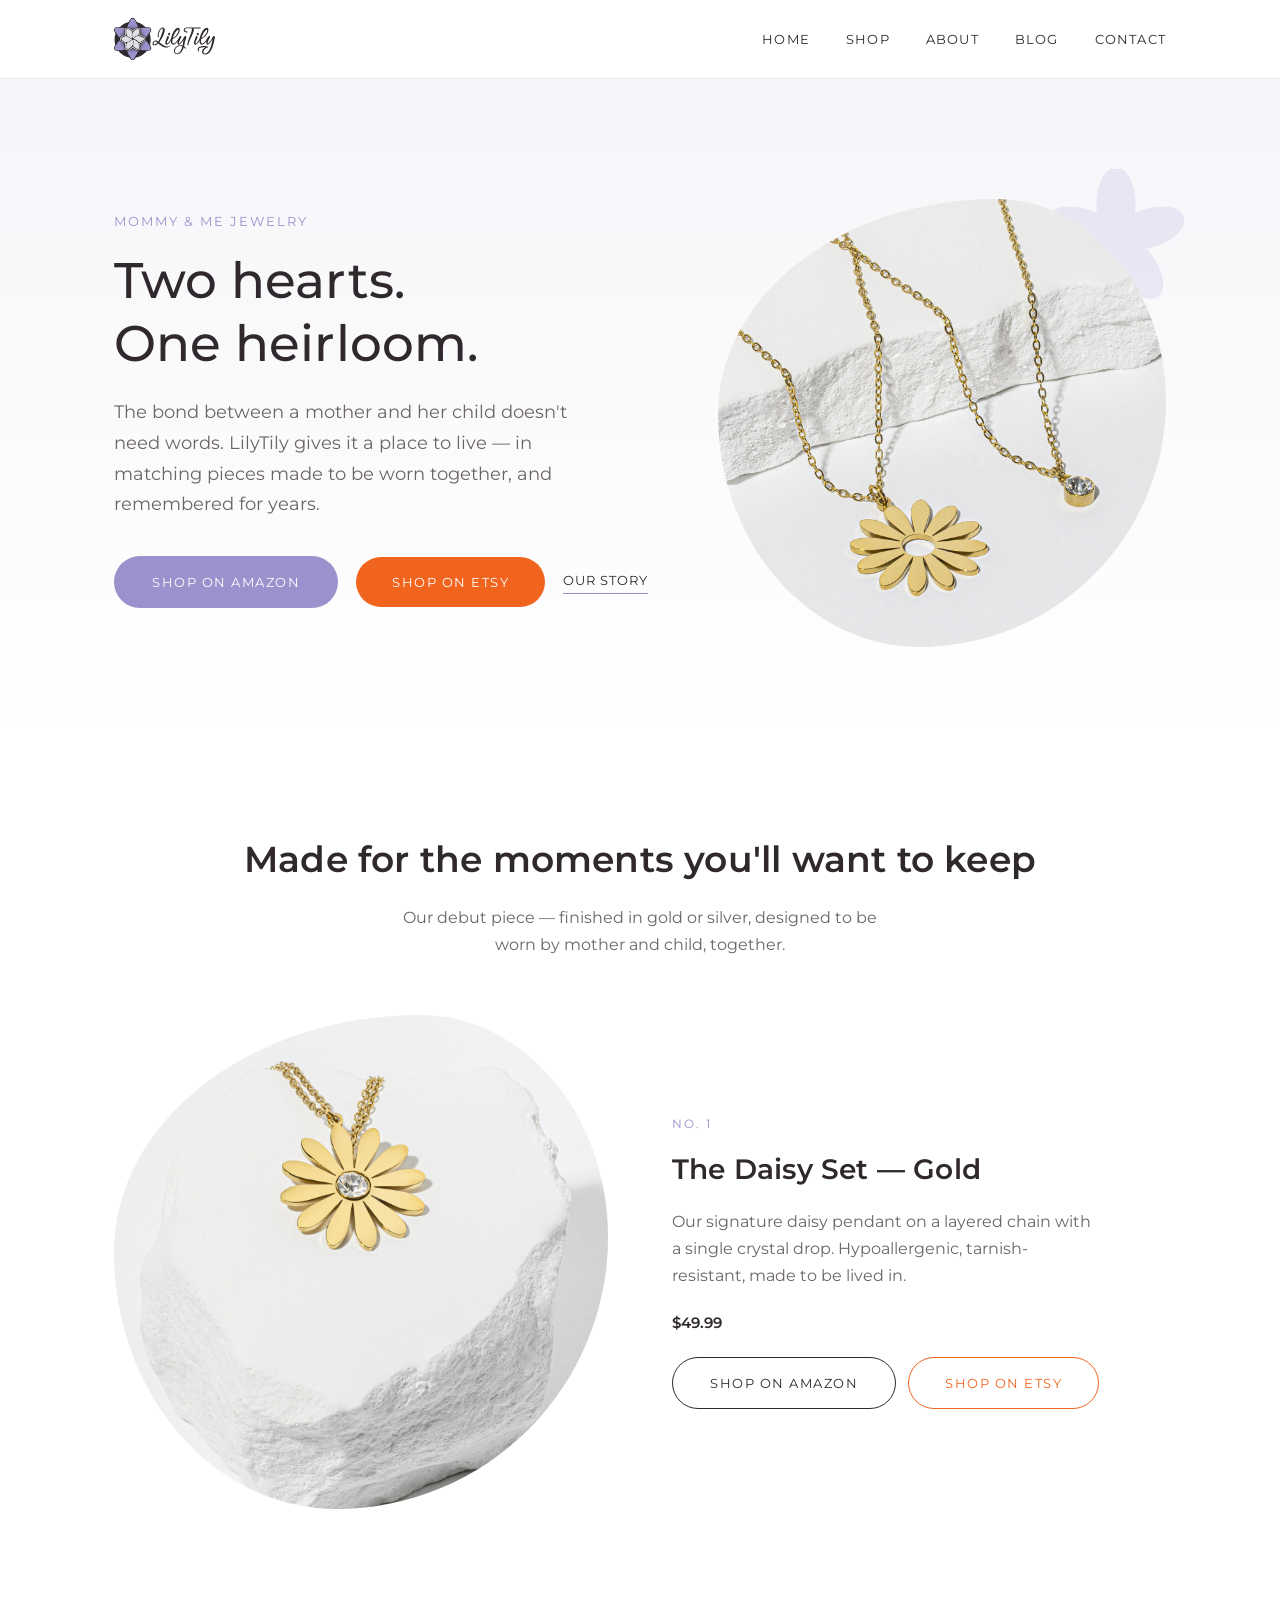
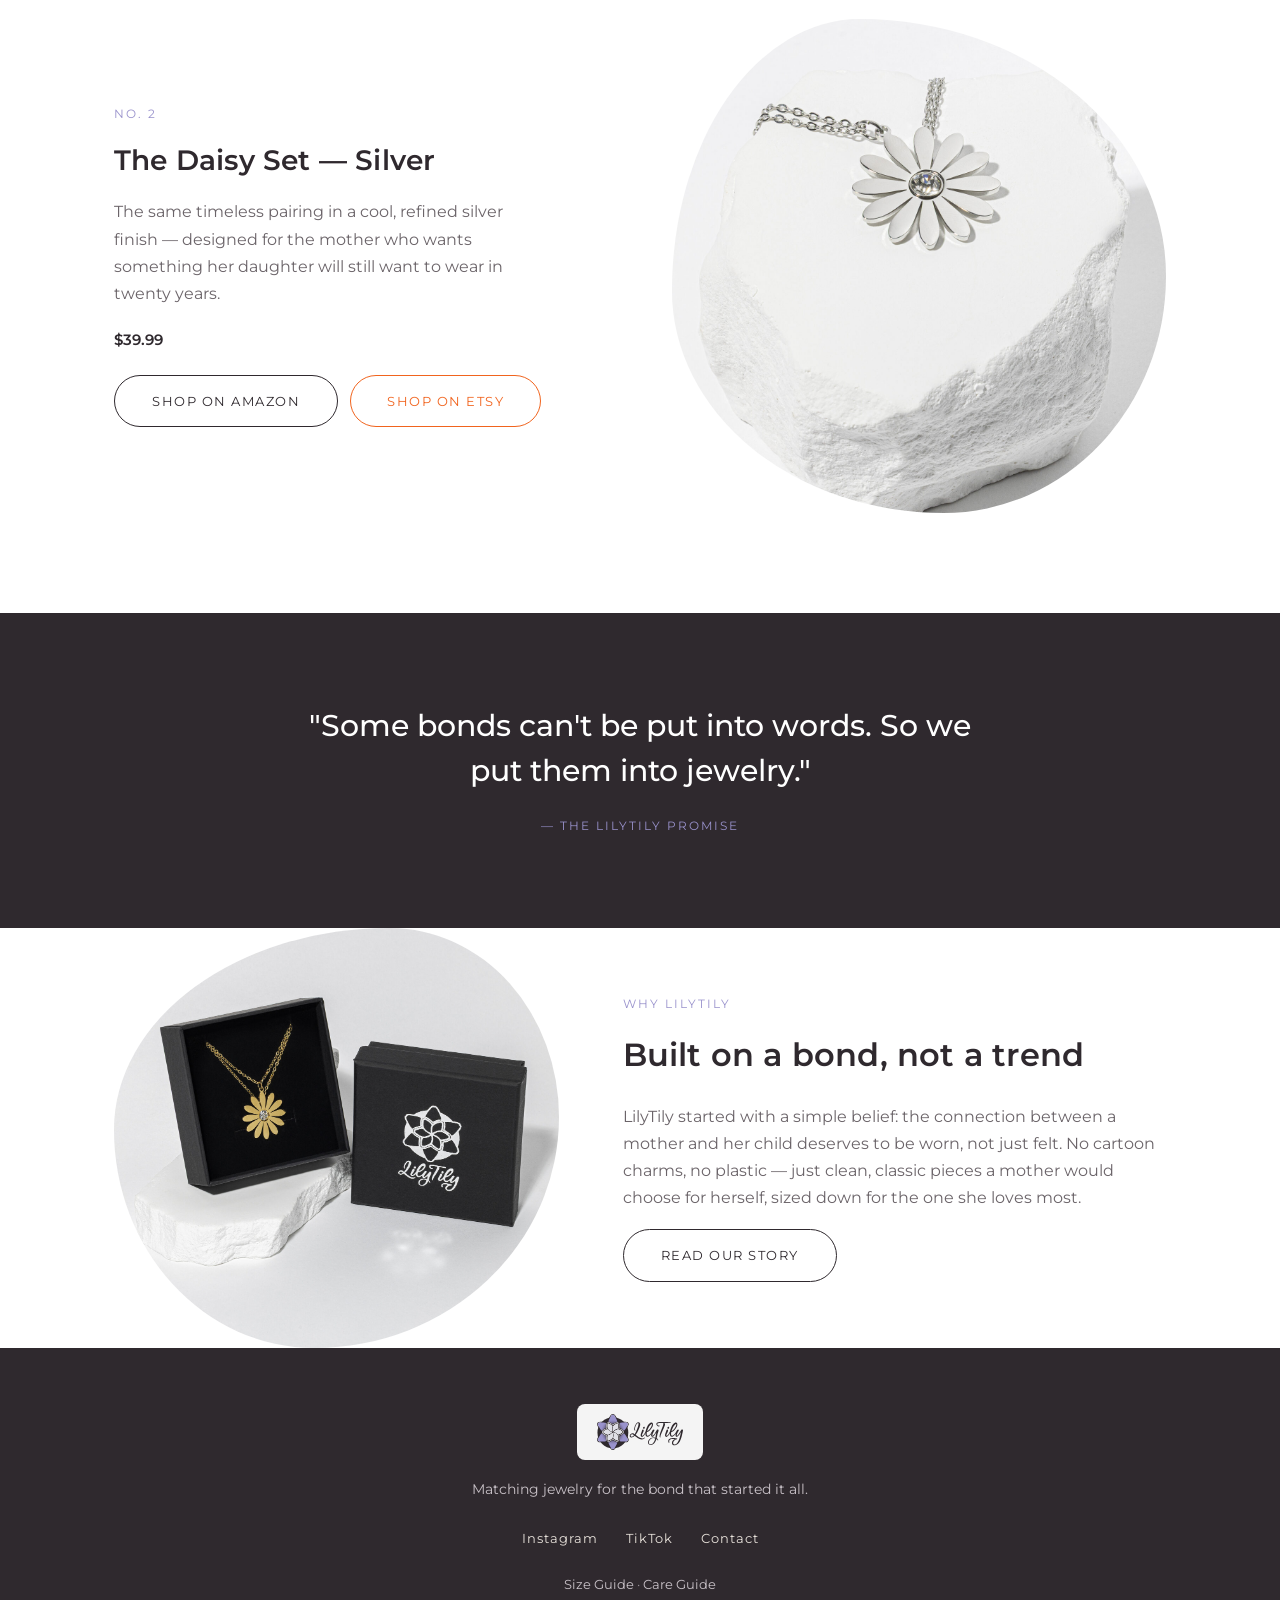
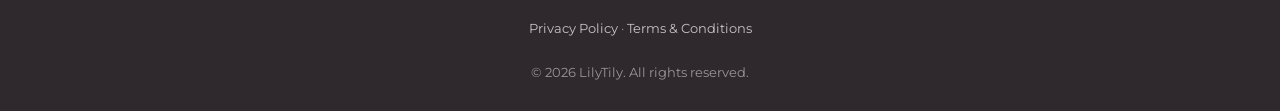
<file: index.html>
<!DOCTYPE html>
<html lang="en">
<head>
<meta charset="UTF-8">
<meta name="viewport" content="width=device-width, initial-scale=1.0">
<title>LilyTily — Matching Mommy &amp; Me Jewelry</title>
<meta name="description" content="Classy, matching mommy-and-me jewelry sets — made to hold the moments you share.">
<link rel="preconnect" href="https://fonts.googleapis.com">
<link href="https://fonts.googleapis.com/css2?family=Montserrat:wght@400;500;600;700&display=swap" rel="stylesheet">
<link rel="stylesheet" href="css/styles.css">
</head>
<body>

<header>
  <div class="nav">
    <a href="index.html" class="logo"><img src="assets/logo.svg" alt="LilyTily"></a>
    <ul>
      <li><a href="index.html">Home</a></li>
      <li><a href="shop.html">Shop</a></li>
      <li><a href="about.html">About</a></li>
      <li><a href="https://lilytily.substack.com/" target="_blank" rel="noopener">Blog</a></li>
      <li><a href="contact.html">Contact</a></li>
    </ul>
    <button class="nav-toggle" aria-label="Toggle menu"><span></span><span></span><span></span></button>
  </div>
</header>

<section class="hero">
  <div class="wrap hero-grid">
    <div class="reveal">
      <span class="hero-eyebrow">Mommy &amp; Me Jewelry</span>
      <h1>Two hearts.<br>One heirloom.</h1>
      <p>The bond between a mother and her child doesn't need words. LilyTily gives it a place to live — in matching pieces made to be worn together, and remembered for years.</p>
      <div class="hero-actions">
        <a href="https://www.amazon.com/REPLACE-WITH-YOUR-LISTING-LINK" class="btn">Shop on Amazon</a>
        <a href="https://www.etsy.com/shop/LilyTilyShop" class="btn-etsy" target="_blank" rel="noopener">Shop on Etsy</a>
        <a href="about.html" class="text-link">Our Story</a>
      </div>
    </div>
    <div class="hero-visual reveal reveal-delay-1">
      <div class="bloom">
        <svg viewBox="0 0 100 100" style="color:var(--rose-gold)"><g fill="currentColor"><ellipse cx="50" cy="25" rx="14" ry="26"/><ellipse cx="50" cy="25" rx="14" ry="26" transform="rotate(72 50 50)"/><ellipse cx="50" cy="25" rx="14" ry="26" transform="rotate(144 50 50)"/><ellipse cx="50" cy="25" rx="14" ry="26" transform="rotate(216 50 50)"/><ellipse cx="50" cy="25" rx="14" ry="26" transform="rotate(288 50 50)"/></g></svg>
      </div>
      <div class="photo">
        <img src="assets/products/daisy-gold-lifestyle.jpg" alt="The Daisy Set necklace, gold finish">
      </div>
    </div>
  </div>
</section>

<section>
  <div class="wrap">
    <h2 class="section-title reveal">Made for the moments you'll want to keep</h2>
    <p class="section-sub reveal">Our debut piece — finished in gold or silver, designed to be worn by mother and child, together.</p>

    <div class="feature-row reveal">
      <div class="photo"><img src="assets/products/daisy-gold-closeup.jpg" alt="The Daisy Set pendant close-up, gold finish"></div>
      <div>
        <span class="eyebrow">No. 1</span>
        <h3>The Daisy Set — Gold</h3>
        <p>Our signature daisy pendant on a layered chain with a single crystal drop. Hypoallergenic, tarnish-resistant, made to be lived in.</p>
        <span class="price">$49.99</span>
        <div class="shop-actions">
          <a href="https://www.amazon.com/REPLACE-WITH-YOUR-LISTING-LINK" class="btn-outline">Shop on Amazon</a>
          <a href="https://www.etsy.com/shop/LilyTilyShop" class="btn-etsy btn-etsy-outline" target="_blank" rel="noopener">Shop on Etsy</a>
        </div>
      </div>
    </div>

    <div class="feature-row reverse reveal">
      <div class="photo photo-alt"><img src="assets/products/daisy-silver-closeup.jpg" alt="The Daisy Set pendant close-up, silver finish"></div>
      <div>
        <span class="eyebrow">No. 2</span>
        <h3>The Daisy Set — Silver</h3>
        <p>The same timeless pairing in a cool, refined silver finish — designed for the mother who wants something her daughter will still want to wear in twenty years.</p>
        <span class="price">$39.99</span>
        <div class="shop-actions">
          <a href="https://www.amazon.com/REPLACE-WITH-YOUR-LISTING-LINK" class="btn-outline">Shop on Amazon</a>
          <a href="https://www.etsy.com/shop/LilyTilyShop" class="btn-etsy btn-etsy-outline" target="_blank" rel="noopener">Shop on Etsy</a>
        </div>
      </div>
    </div>
  </div>
</section>

<div class="pull-quote reveal">
  <blockquote>"Some bonds can't be put into words. So we put them into jewelry."</blockquote>
  <cite>— The LilyTily Promise</cite>
</div>

<section class="story">
  <div class="wrap story-grid">
    <div class="story-image photo reveal">
      <img src="assets/products/daisy-gold-packaging.jpg" alt="The Daisy Set in LilyTily packaging">
    </div>
    <div class="reveal reveal-delay-1">
      <span class="eyebrow">Why LilyTily</span>
      <h2>Built on a bond, not a trend</h2>
      <p>LilyTily started with a simple belief: the connection between a mother and her child deserves to be worn, not just felt. No cartoon charms, no plastic — just clean, classic pieces a mother would choose for herself, sized down for the one she loves most.</p>
      <a href="about.html" class="btn-outline">Read Our Story</a>
    </div>
  </div>
</section>

<footer>
  <div class="logo"><img src="assets/logo.svg" alt="LilyTily"></div>
  <p class="tagline">Matching jewelry for the bond that started it all.</p>
  <div class="social">
    <a href="#">Instagram</a>
    <a href="#">TikTok</a>
    <a href="contact.html">Contact</a>
  </div>
  <p class="copyright"><a href="size.html" style="color:#c9c2c8;">Size Guide</a> &middot; <a href="care.html" style="color:#c9c2c8;">Care Guide</a></p>
  <p class="copyright">
    <a href="privacy.html" style="color:#c9c2c8;">Privacy Policy</a> &middot;
    <a href="terms.html" style="color:#c9c2c8;">Terms &amp; Conditions</a>
  </p>
  <p class="copyright">&copy; 2026 LilyTily. All rights reserved.</p>
</footer>

<script src="assets/reveal.js"></script>
<script src="assets/nav.js"></script>
</body>
</html>
</file>
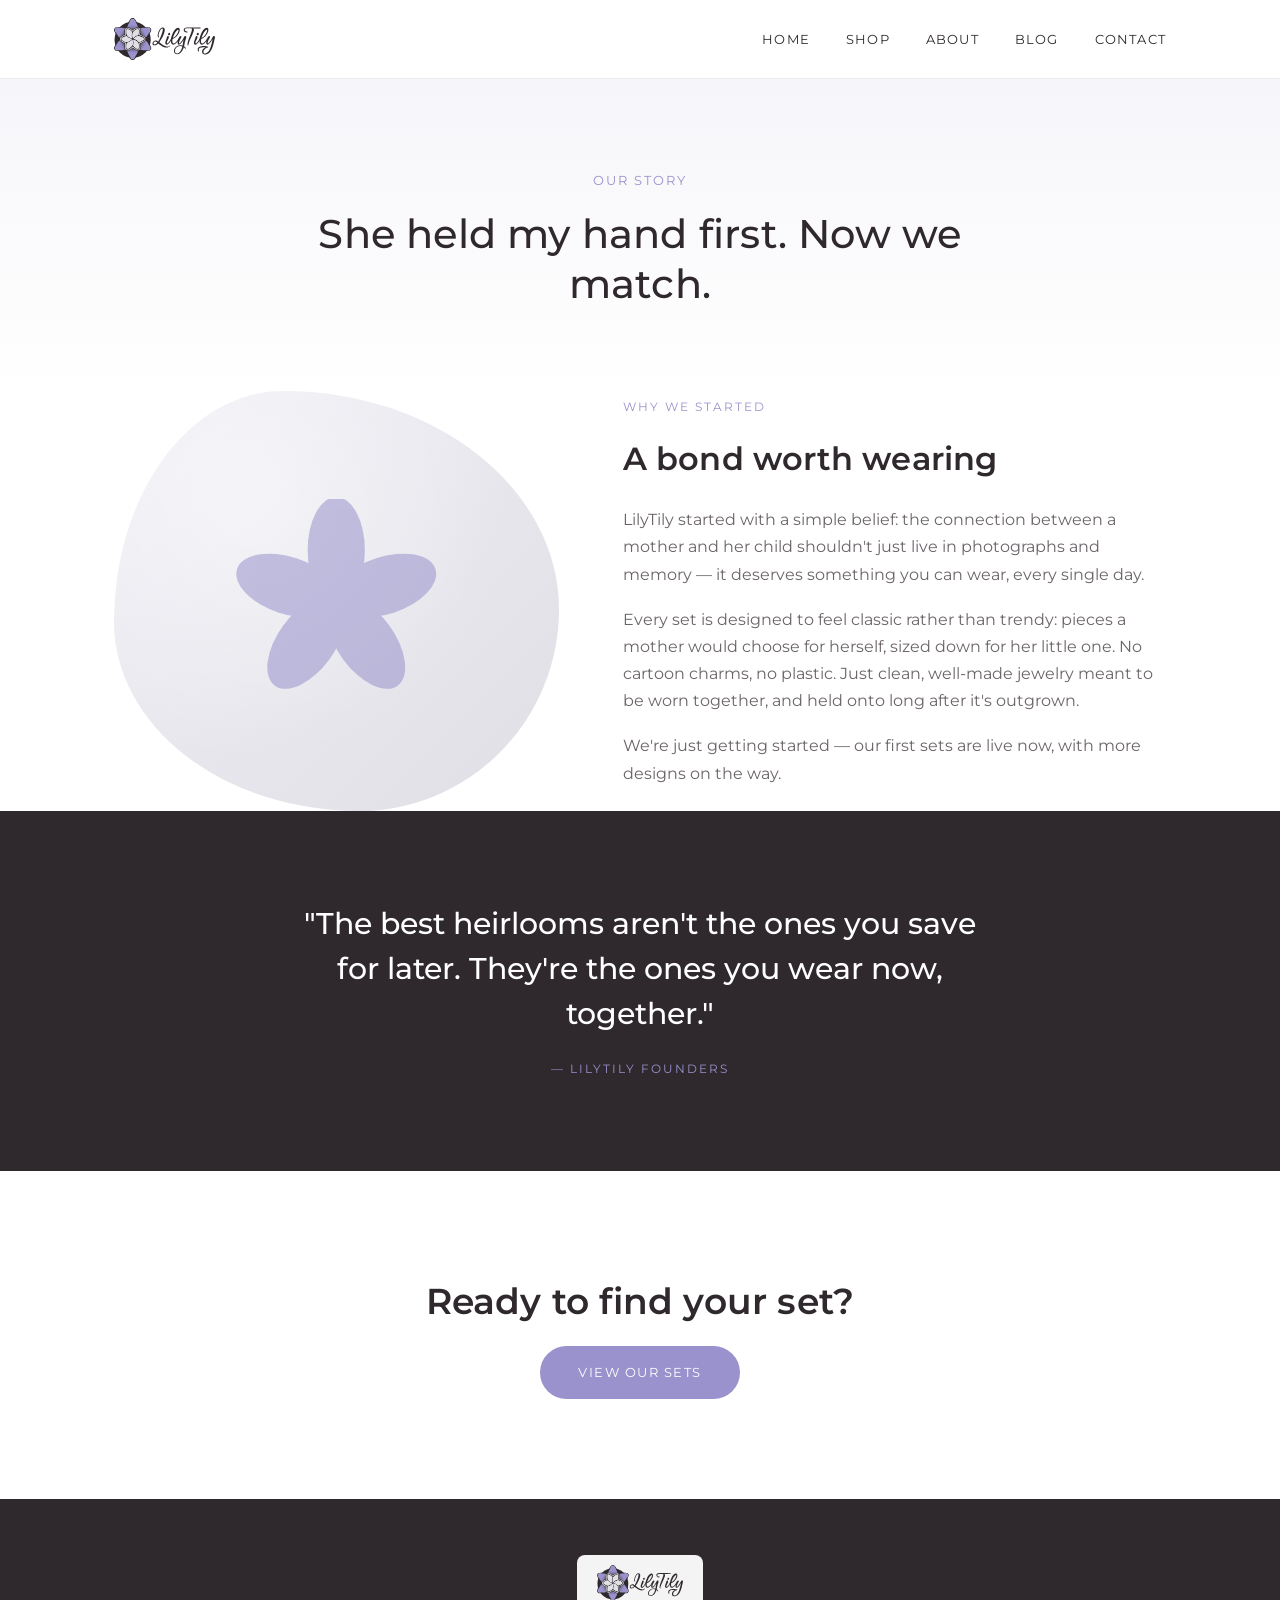
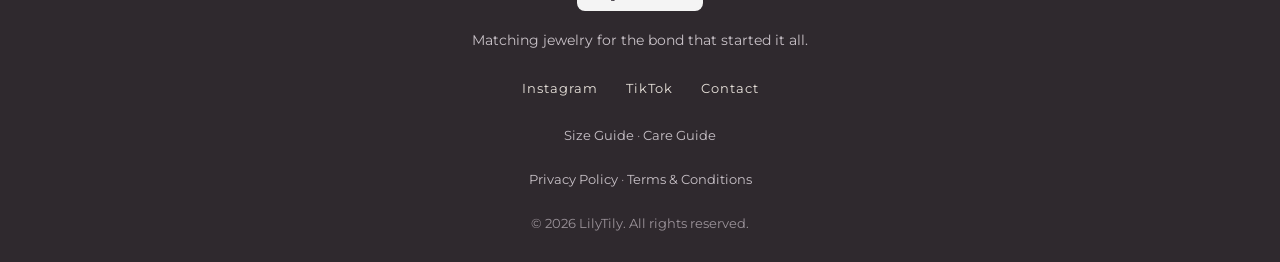
<file: about.html>
<!DOCTYPE html>
<html lang="en">
<head>
<meta charset="UTF-8">
<meta name="viewport" content="width=device-width, initial-scale=1.0">
<title>About — LilyTily</title>
<link rel="preconnect" href="https://fonts.googleapis.com">
<link href="https://fonts.googleapis.com/css2?family=Montserrat:wght@400;500;600;700&display=swap" rel="stylesheet">
<link rel="stylesheet" href="css/styles.css">
</head>
<body>

<header>
  <div class="nav">
    <a href="index.html" class="logo"><img src="assets/logo.svg" alt="LilyTily"></a>
    <ul>
      <li><a href="index.html">Home</a></li>
      <li><a href="shop.html">Shop</a></li>
      <li><a href="about.html">About</a></li>
      <li><a href="https://lilytily.substack.com/" target="_blank" rel="noopener">Blog</a></li>
      <li><a href="contact.html">Contact</a></li>
    </ul>
    <button class="nav-toggle" aria-label="Toggle menu"><span></span><span></span><span></span></button>
  </div>
</header>

<section class="hero" style="padding:90px 24px 60px;">
  <div class="wrap-narrow" style="text-align:center;">
    <span class="hero-eyebrow">Our Story</span>
    <h1 class="reveal" style="font-size:40px;">She held my hand first. Now we match.</h1>
  </div>
</section>

<section class="story" style="padding-top:0;">
  <div class="wrap story-grid">
    <div class="story-image blob blob-alt reveal">
      <svg class="bloom-icon" viewBox="0 0 100 100" style="color:var(--rose-gold)"><g fill="currentColor"><ellipse cx="50" cy="25" rx="14" ry="26"/><ellipse cx="50" cy="25" rx="14" ry="26" transform="rotate(72 50 50)"/><ellipse cx="50" cy="25" rx="14" ry="26" transform="rotate(144 50 50)"/><ellipse cx="50" cy="25" rx="14" ry="26" transform="rotate(216 50 50)"/><ellipse cx="50" cy="25" rx="14" ry="26" transform="rotate(288 50 50)"/></g></svg>
    </div>
    <div class="reveal reveal-delay-1">
      <span class="eyebrow">Why We Started</span>
      <h2>A bond worth wearing</h2>
      <p>LilyTily started with a simple belief: the connection between a mother and her child shouldn't just live in photographs and memory — it deserves something you can wear, every single day.</p>
      <p>Every set is designed to feel classic rather than trendy: pieces a mother would choose for herself, sized down for her little one. No cartoon charms, no plastic. Just clean, well-made jewelry meant to be worn together, and held onto long after it's outgrown.</p>
      <p>We're just getting started — our first sets are live now, with more designs on the way.</p>
    </div>
  </div>
</section>

<div class="pull-quote reveal">
  <blockquote>"The best heirlooms aren't the ones you save for later. They're the ones you wear now, together."</blockquote>
  <cite>— LilyTily Founders</cite>
</div>

<section style="text-align:center;">
  <div class="wrap reveal">
    <h2 class="section-title">Ready to find your set?</h2>
    <a href="shop.html" class="btn">View Our Sets</a>
  </div>
</section>

<footer>
  <div class="logo"><img src="assets/logo.svg" alt="LilyTily"></div>
  <p class="tagline">Matching jewelry for the bond that started it all.</p>
  <div class="social">
    <a href="#">Instagram</a>
    <a href="#">TikTok</a>
    <a href="contact.html">Contact</a>
  </div>
  <p class="copyright"><a href="size.html" style="color:#c9c2c8;">Size Guide</a> &middot; <a href="care.html" style="color:#c9c2c8;">Care Guide</a></p>
  <p class="copyright">
    <a href="privacy.html" style="color:#c9c2c8;">Privacy Policy</a> &middot;
    <a href="terms.html" style="color:#c9c2c8;">Terms &amp; Conditions</a>
  </p>
  <p class="copyright">&copy; 2026 LilyTily. All rights reserved.</p>
</footer>

<script src="assets/reveal.js"></script>
<script src="assets/nav.js"></script>
</body>
</html>
</file>
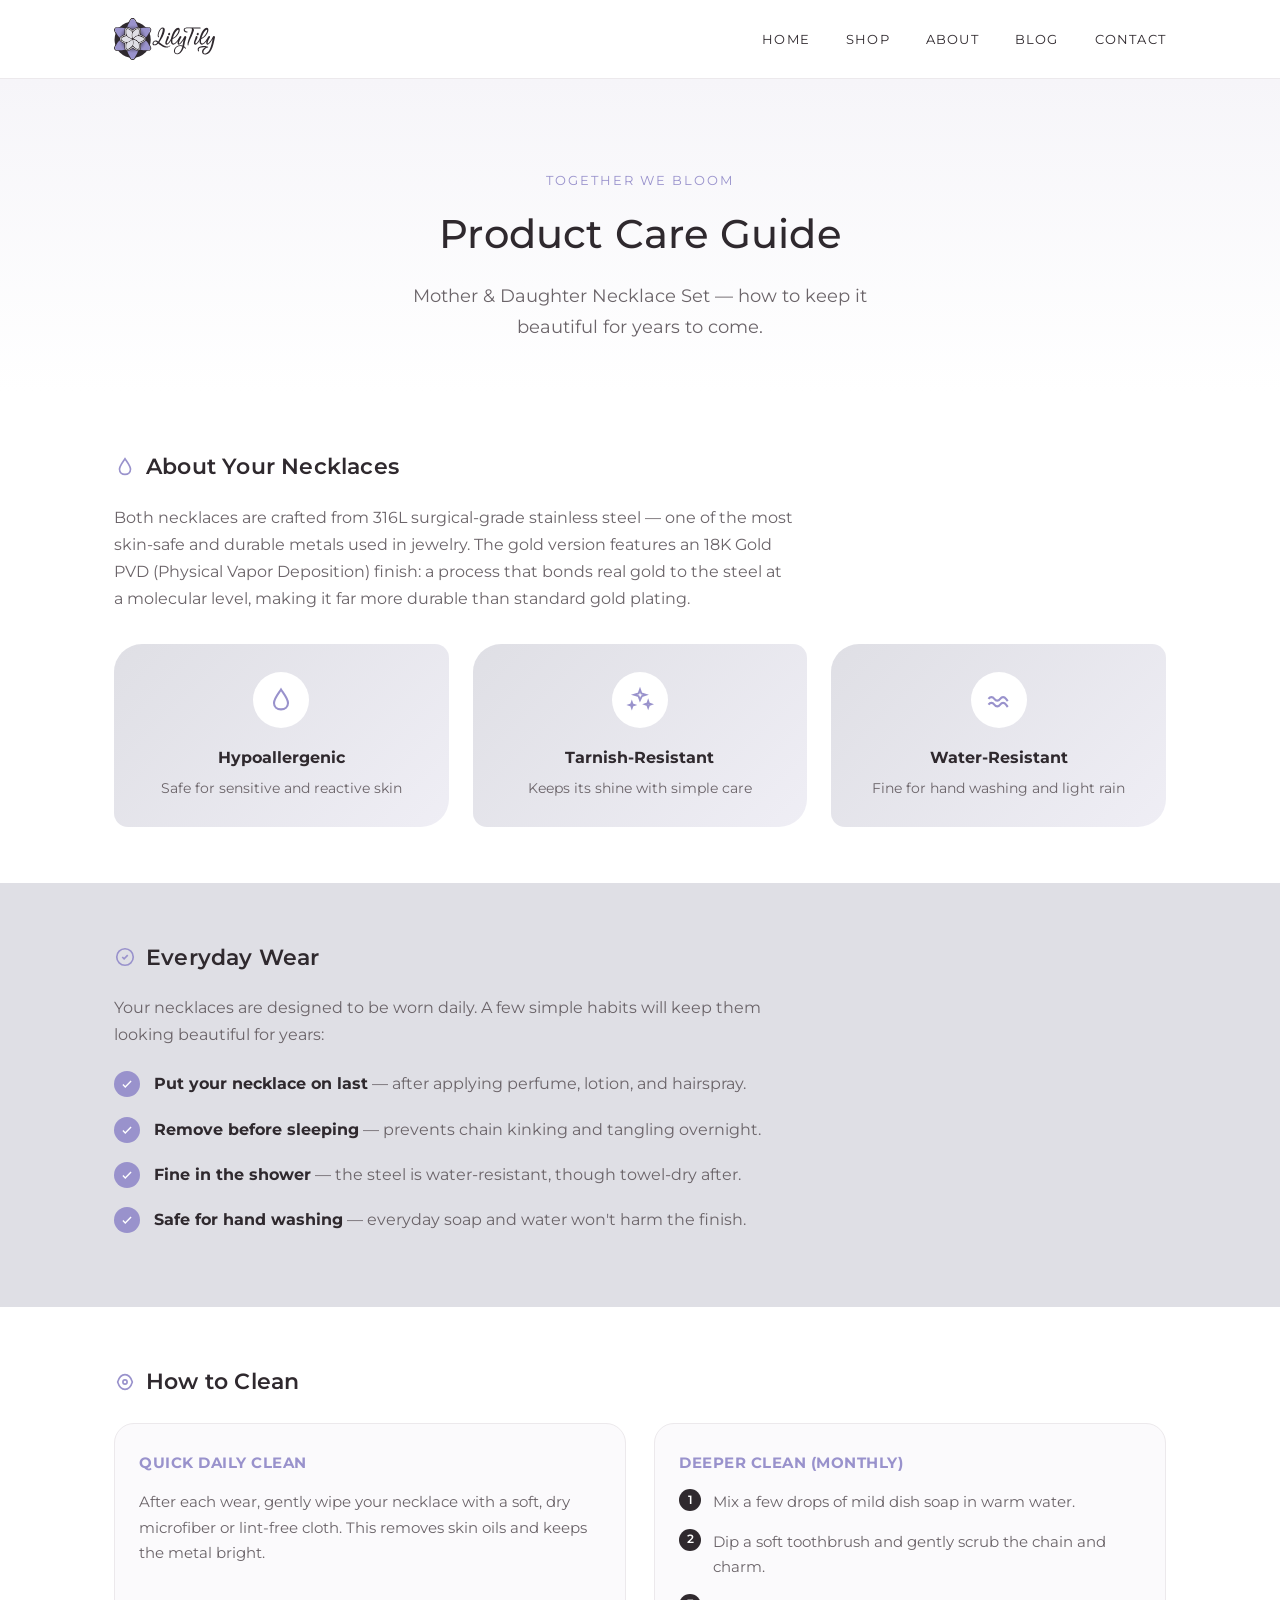
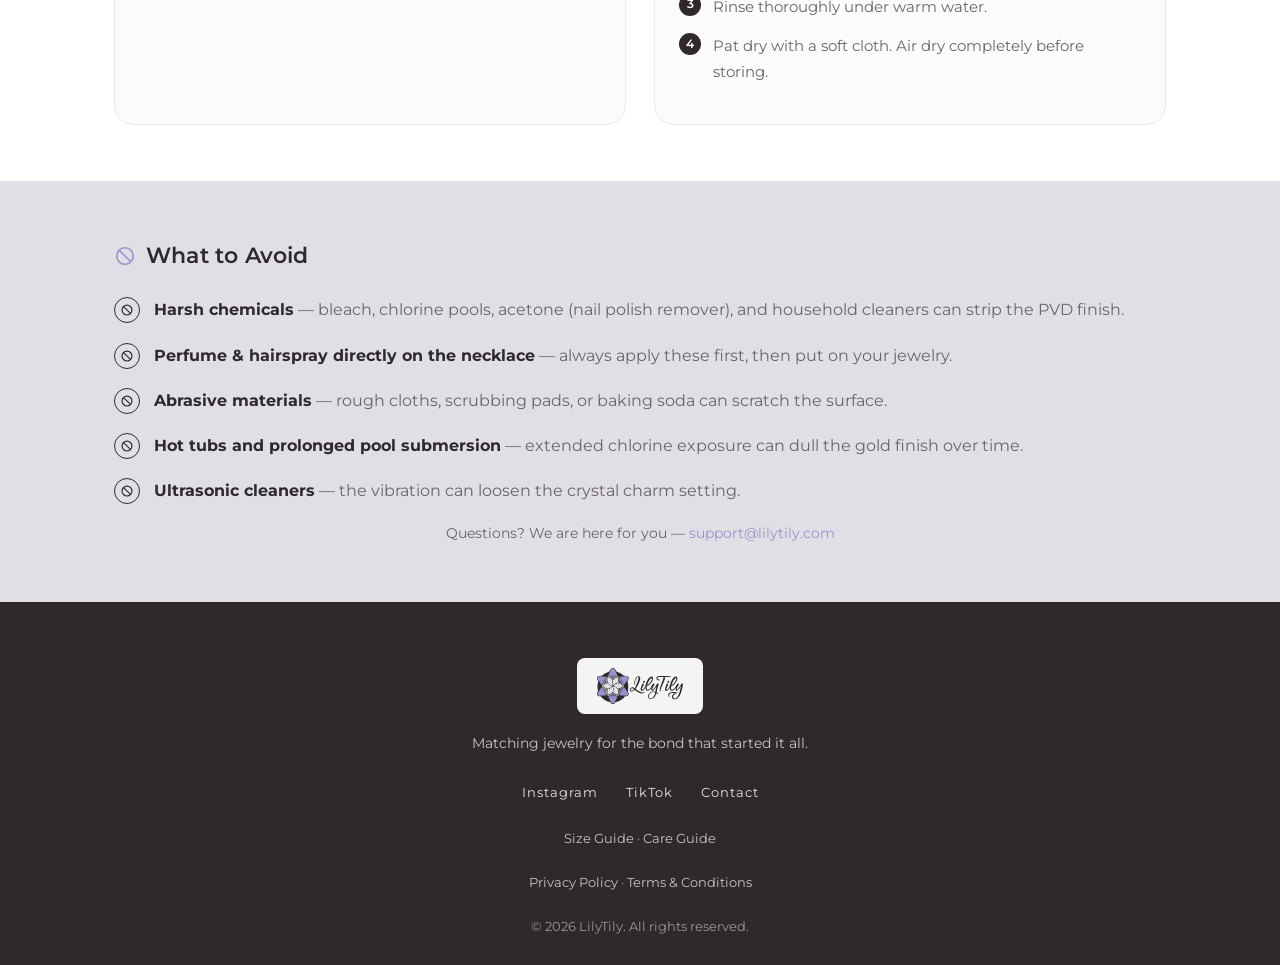
<file: care.html>
<!DOCTYPE html>
<html lang="en">
<head>
<meta charset="UTF-8">
<meta name="viewport" content="width=device-width, initial-scale=1.0">
<title>Care Guide — LilyTily</title>
<meta name="description" content="How to care for your LilyTily mother-daughter necklace set — cleaning, everyday wear, and what to avoid.">
<link rel="preconnect" href="https://fonts.googleapis.com">
<link href="https://fonts.googleapis.com/css2?family=Montserrat:wght@400;500;600;700&display=swap" rel="stylesheet">
<link rel="stylesheet" href="css/styles.css">
</head>
<body>

<header>
  <div class="nav">
    <a href="index.html" class="logo"><img src="assets/logo.svg" alt="LilyTily"></a>
    <ul>
      <li><a href="index.html">Home</a></li>
      <li><a href="shop.html">Shop</a></li>
      <li><a href="about.html">About</a></li>
      <li><a href="https://lilytily.substack.com/" target="_blank" rel="noopener">Blog</a></li>
      <li><a href="contact.html">Contact</a></li>
    </ul>
    <button class="nav-toggle" aria-label="Toggle menu"><span></span><span></span><span></span></button>
  </div>
</header>

<section class="hero" style="padding:90px 24px 50px;">
  <div class="wrap" style="text-align:center;">
    <span class="hero-eyebrow">Together We Bloom</span>
    <h1 class="reveal" style="font-size:40px;">Product Care Guide</h1>
    <p class="reveal" style="margin:0 auto;">Mother &amp; Daughter Necklace Set — how to keep it beautiful for years to come.</p>
  </div>
</section>

<section class="care-section">
  <div class="wrap">
    <h2 class="care-heading reveal">
      <svg class="heading-icon" viewBox="0 0 24 24" fill="none" stroke="currentColor" stroke-width="1.8"><path d="M12 3 C9 7.5 6 11 6 14.5 C6 18 8.7 20 12 20 C15.3 20 18 18 18 14.5 C18 11 15 7.5 12 3 Z"/></svg>
      About Your Necklaces
    </h2>
    <p class="care-intro reveal">Both necklaces are crafted from 316L surgical-grade stainless steel — one of the most skin-safe and durable metals used in jewelry. The gold version features an 18K Gold PVD (Physical Vapor Deposition) finish: a process that bonds real gold to the steel at a molecular level, making it far more durable than standard gold plating.</p>

    <div class="care-icons reveal reveal-delay-1">
      <div class="icon-card">
        <div class="icon-circle">
          <svg viewBox="0 0 24 24" fill="none" stroke="currentColor" stroke-width="1.8"><path d="M12 3 C9 7.5 6 11 6 14.5 C6 18 8.7 20 12 20 C15.3 20 18 18 18 14.5 C18 11 15 7.5 12 3 Z"/></svg>
        </div>
        <h4>Hypoallergenic</h4>
        <p>Safe for sensitive and reactive skin</p>
      </div>
      <div class="icon-card">
        <div class="icon-circle">
          <svg viewBox="0 0 24 24" fill="none" stroke="currentColor" stroke-width="1.6"><path d="M12 3l1.2 3.4L17 7.5l-3.4 1.2L12 12l-1.2-3.3L7 7.5l3.8-1.1L12 3z"/><path d="M19 13l.7 2 2 .7-2 .7-.7 2-.7-2-2-.7 2-.7.7-2z"/><path d="M5 14l.6 1.7 1.7.6-1.7.6L5 18.6l-.6-1.7-1.7-.6 1.7-.6.6-1.7z"/></svg>
        </div>
        <h4>Tarnish-Resistant</h4>
        <p>Keeps its shine with simple care</p>
      </div>
      <div class="icon-card">
        <div class="icon-circle">
          <svg viewBox="0 0 24 24" fill="none" stroke="currentColor" stroke-width="1.8"><path d="M3 16c1.5-2 3.5-2 5 0s3.5 2 5 0 3.5-2 5 0 1.5 2 1.5 2"/><path d="M3 11c1.5-2 3.5-2 5 0s3.5 2 5 0 3.5-2 5 0 1.5 2 1.5 2"/></svg>
        </div>
        <h4>Water-Resistant</h4>
        <p>Fine for hand washing and light rain</p>
      </div>
    </div>
  </div>
</section>

<section class="care-section" style="background:var(--blush);">
  <div class="wrap">
    <h2 class="care-heading reveal">
      <svg class="heading-icon" viewBox="0 0 24 24" fill="none" stroke="currentColor" stroke-width="1.8"><circle cx="12" cy="12" r="9"/><path d="M9 12l2 2 4-4"/></svg>
      Everyday Wear
    </h2>
    <p class="care-intro reveal">Your necklaces are designed to be worn daily. A few simple habits will keep them looking beautiful for years:</p>

    <ul class="checklist reveal reveal-delay-1">
      <li>
        <span class="item-icon"><svg viewBox="0 0 24 24" fill="none" stroke="currentColor" stroke-width="2.4"><path d="M5 13l4 4L19 7"/></svg></span>
        <span><strong>Put your necklace on last</strong> — after applying perfume, lotion, and hairspray.</span>
      </li>
      <li>
        <span class="item-icon"><svg viewBox="0 0 24 24" fill="none" stroke="currentColor" stroke-width="2.4"><path d="M5 13l4 4L19 7"/></svg></span>
        <span><strong>Remove before sleeping</strong> — prevents chain kinking and tangling overnight.</span>
      </li>
      <li>
        <span class="item-icon"><svg viewBox="0 0 24 24" fill="none" stroke="currentColor" stroke-width="2.4"><path d="M5 13l4 4L19 7"/></svg></span>
        <span><strong>Fine in the shower</strong> — the steel is water-resistant, though towel-dry after.</span>
      </li>
      <li>
        <span class="item-icon"><svg viewBox="0 0 24 24" fill="none" stroke="currentColor" stroke-width="2.4"><path d="M5 13l4 4L19 7"/></svg></span>
        <span><strong>Safe for hand washing</strong> — everyday soap and water won't harm the finish.</span>
      </li>
    </ul>
  </div>
</section>

<section class="care-section">
  <div class="wrap">
    <h2 class="care-heading reveal">
      <svg class="heading-icon" viewBox="0 0 24 24" fill="none" stroke="currentColor" stroke-width="1.8"><path d="M4 12c1.5-5 4.5-8 8-8s6.5 3 8 8c-1.5 5-4.5 8-8 8s-6.5-3-8-8z"/><circle cx="12" cy="12" r="2.3"/></svg>
      How to Clean
    </h2>

    <div class="clean-grid reveal reveal-delay-1">
      <div class="clean-col">
        <h4>Quick Daily Clean</h4>
        <p>After each wear, gently wipe your necklace with a soft, dry microfiber or lint-free cloth. This removes skin oils and keeps the metal bright.</p>
      </div>
      <div class="clean-col">
        <h4>Deeper Clean (Monthly)</h4>
        <ol class="step-list">
          <li>Mix a few drops of mild dish soap in warm water.</li>
          <li>Dip a soft toothbrush and gently scrub the chain and charm.</li>
          <li>Rinse thoroughly under warm water.</li>
          <li>Pat dry with a soft cloth. Air dry completely before storing.</li>
        </ol>
      </div>
    </div>
  </div>
</section>

<section class="care-section" style="background:var(--blush);">
  <div class="wrap">
    <h2 class="care-heading reveal">
      <svg class="heading-icon" viewBox="0 0 24 24" fill="none" stroke="currentColor" stroke-width="1.8"><circle cx="12" cy="12" r="9"/><line x1="6" y1="6" x2="18" y2="18"/></svg>
      What to Avoid
    </h2>

    <ul class="avoid-list reveal reveal-delay-1">
      <li>
        <span class="item-icon"><svg viewBox="0 0 24 24" fill="none" stroke="currentColor" stroke-width="2"><circle cx="12" cy="12" r="8.5"/><line x1="6.5" y1="6.5" x2="17.5" y2="17.5"/></svg></span>
        <span><strong>Harsh chemicals</strong> — bleach, chlorine pools, acetone (nail polish remover), and household cleaners can strip the PVD finish.</span>
      </li>
      <li>
        <span class="item-icon"><svg viewBox="0 0 24 24" fill="none" stroke="currentColor" stroke-width="2"><circle cx="12" cy="12" r="8.5"/><line x1="6.5" y1="6.5" x2="17.5" y2="17.5"/></svg></span>
        <span><strong>Perfume &amp; hairspray directly on the necklace</strong> — always apply these first, then put on your jewelry.</span>
      </li>
      <li>
        <span class="item-icon"><svg viewBox="0 0 24 24" fill="none" stroke="currentColor" stroke-width="2"><circle cx="12" cy="12" r="8.5"/><line x1="6.5" y1="6.5" x2="17.5" y2="17.5"/></svg></span>
        <span><strong>Abrasive materials</strong> — rough cloths, scrubbing pads, or baking soda can scratch the surface.</span>
      </li>
      <li>
        <span class="item-icon"><svg viewBox="0 0 24 24" fill="none" stroke="currentColor" stroke-width="2"><circle cx="12" cy="12" r="8.5"/><line x1="6.5" y1="6.5" x2="17.5" y2="17.5"/></svg></span>
        <span><strong>Hot tubs and prolonged pool submersion</strong> — extended chlorine exposure can dull the gold finish over time.</span>
      </li>
      <li>
        <span class="item-icon"><svg viewBox="0 0 24 24" fill="none" stroke="currentColor" stroke-width="2"><circle cx="12" cy="12" r="8.5"/><line x1="6.5" y1="6.5" x2="17.5" y2="17.5"/></svg></span>
        <span><strong>Ultrasonic cleaners</strong> — the vibration can loosen the crystal charm setting.</span>
      </li>
    </ul>

    <p class="care-closing reveal">Questions? We are here for you — <a href="mailto:support@lilytily.com" style="color:var(--rose-gold);">support@lilytily.com</a></p>
  </div>
</section>

<footer>
  <div class="logo"><img src="assets/logo.svg" alt="LilyTily"></div>
  <p class="tagline">Matching jewelry for the bond that started it all.</p>
  <div class="social">
    <a href="#">Instagram</a>
    <a href="#">TikTok</a>
    <a href="contact.html">Contact</a>
  </div>
  <p class="copyright"><a href="size.html" style="color:#c9c2c8;">Size Guide</a> &middot; <a href="care.html" style="color:#c9c2c8;">Care Guide</a></p>
  <p class="copyright">
    <a href="privacy.html" style="color:#c9c2c8;">Privacy Policy</a> &middot;
    <a href="terms.html" style="color:#c9c2c8;">Terms &amp; Conditions</a>
  </p>
  <p class="copyright">&copy; 2026 LilyTily. All rights reserved.</p>
</footer>

<script src="assets/reveal.js"></script>
<script src="assets/nav.js"></script>
</body>
</html>
</file>
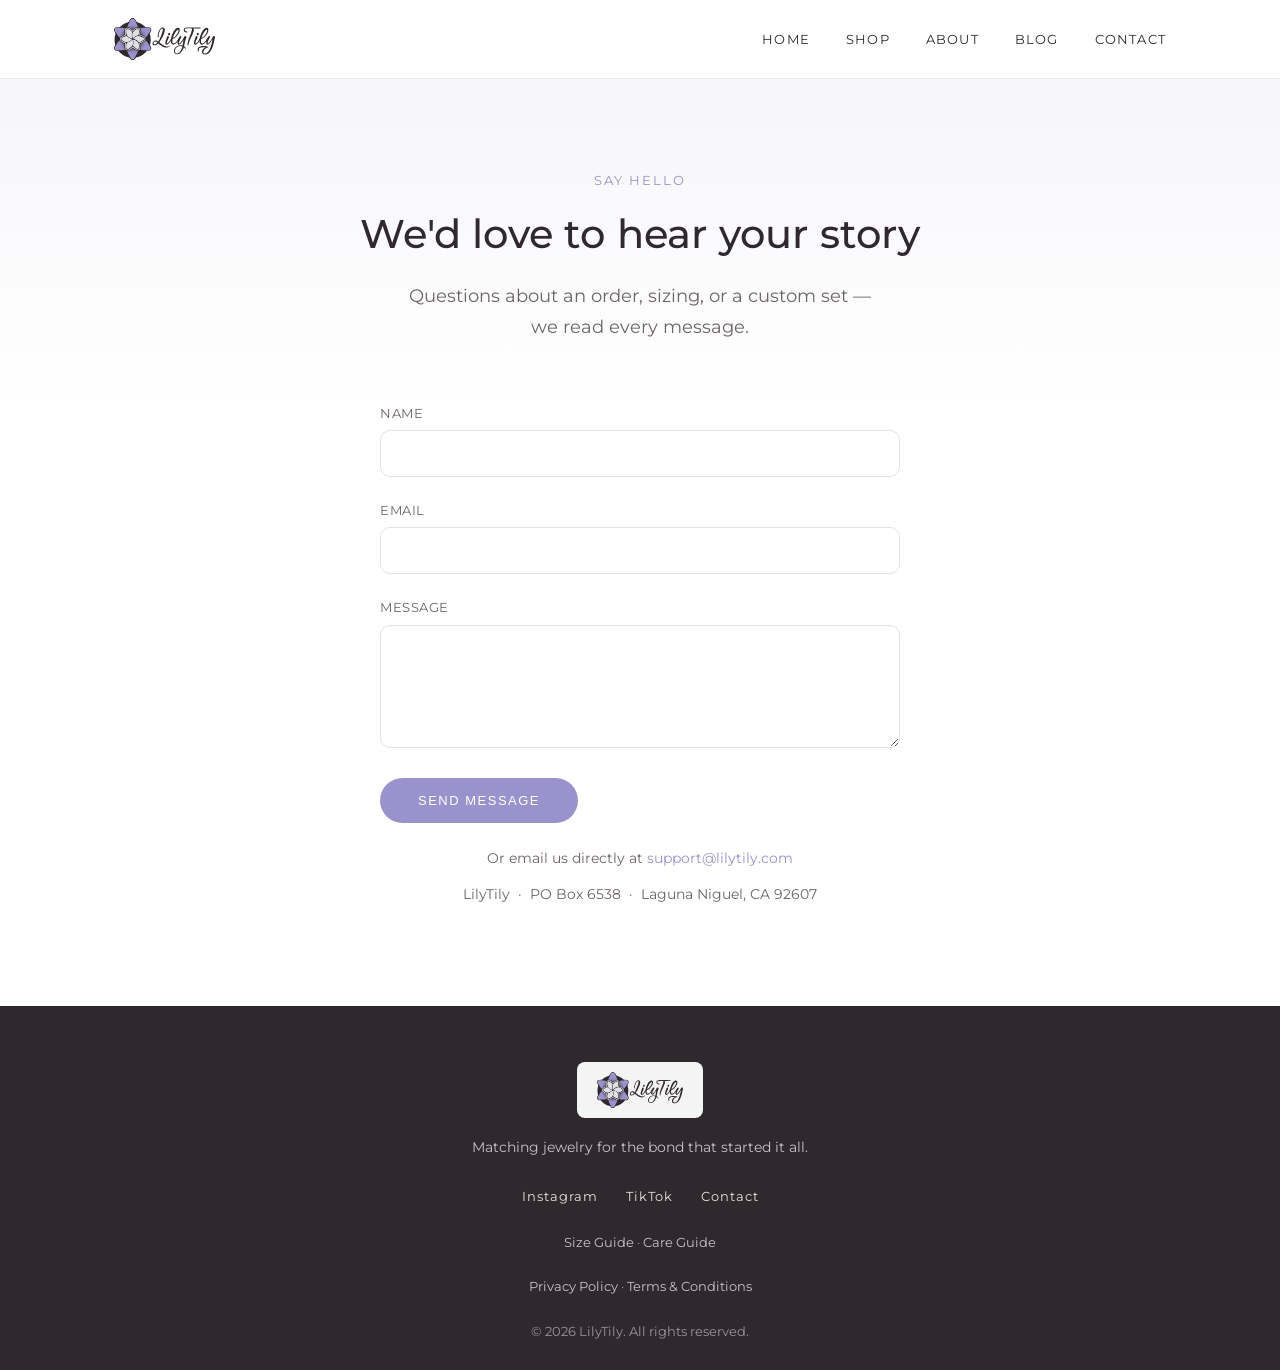
<file: contact.html>
<!DOCTYPE html>
<html lang="en">
<head>
<meta charset="UTF-8">
<meta name="viewport" content="width=device-width, initial-scale=1.0">
<title>Contact — LilyTily</title>
<link rel="preconnect" href="https://fonts.googleapis.com">
<link href="https://fonts.googleapis.com/css2?family=Montserrat:wght@400;500;600;700&display=swap" rel="stylesheet">
<link rel="stylesheet" href="css/styles.css">
</head>
<body>

<header>
  <div class="nav">
    <a href="index.html" class="logo"><img src="assets/logo.svg" alt="LilyTily"></a>
    <ul>
      <li><a href="index.html">Home</a></li>
      <li><a href="shop.html">Shop</a></li>
      <li><a href="about.html">About</a></li>
      <li><a href="https://lilytily.substack.com/" target="_blank" rel="noopener">Blog</a></li>
      <li><a href="contact.html">Contact</a></li>
    </ul>
    <button class="nav-toggle" aria-label="Toggle menu"><span></span><span></span><span></span></button>
  </div>
</header>

<section class="hero" style="padding:90px 24px 60px;">
  <div class="wrap-narrow" style="text-align:center;">
    <span class="hero-eyebrow">Say Hello</span>
    <h1 class="reveal" style="font-size:40px;">We'd love to hear your story</h1>
    <p class="reveal" style="margin:0 auto;">Questions about an order, sizing, or a custom set — we read every message.</p>
  </div>
</section>

<section style="padding-top:0;">
  <div class="wrap">

    <form class="contact-form reveal" id="contactForm" name="contact" method="POST" data-netlify="true" netlify-honeypot="bot-field">
      <input type="hidden" name="form-name" value="contact">
      <input type="hidden" name="bot-field" style="display:none;">

      <label for="name">Name</label>
      <input type="text" id="name" name="name" required>

      <label for="email">Email</label>
      <input type="email" id="email" name="email" required>

      <label for="message">Message</label>
      <textarea id="message" name="message" rows="5" required></textarea>

      <button type="submit" class="btn" id="submitBtn" style="border:none; cursor:pointer;">Send Message</button>
    </form>

    <div id="formConfirmation" style="display:none; text-align:center; padding:48px 24px;">
      <div style="font-size:40px; margin-bottom:16px; color:var(--rose-gold);">&#10003;</div>
      <h3 style="margin-bottom:12px;">Message received!</h3>
      <p style="color:var(--muted); max-width:400px; margin:0 auto;">Thank you for reaching out. We appreciate you taking the time to connect with us and will get back to you within 1–2 business days.</p>
    </div>

    <p style="text-align:center; margin-top:24px; color:var(--muted); font-size:14px;">Or email us directly at <a href="mailto:support@lilytily.com">support@lilytily.com</a></p>
    <p style="text-align:center; margin-top:12px; color:var(--muted); font-size:14px;">
      LilyTily &nbsp;&middot;&nbsp; PO Box 6538 &nbsp;&middot;&nbsp; Laguna Niguel, CA 92607
    </p>
  </div>
</section>

<footer>
  <div class="logo"><img src="assets/logo.svg" alt="LilyTily"></div>
  <p class="tagline">Matching jewelry for the bond that started it all.</p>
  <div class="social">
    <a href="#">Instagram</a>
    <a href="#">TikTok</a>
    <a href="contact.html">Contact</a>
  </div>
  <p class="copyright"><a href="size.html" style="color:#c9c2c8;">Size Guide</a> &middot; <a href="care.html" style="color:#c9c2c8;">Care Guide</a></p>
  <p class="copyright">
    <a href="privacy.html" style="color:#c9c2c8;">Privacy Policy</a> &middot;
    <a href="terms.html" style="color:#c9c2c8;">Terms &amp; Conditions</a>
  </p>
  <p class="copyright">&copy; 2026 LilyTily. All rights reserved.</p>
</footer>

<script src="assets/reveal.js"></script>
<script src="assets/nav.js"></script>
<script>
  var form = document.getElementById('contactForm');
  var confirmation = document.getElementById('formConfirmation');
  var submitBtn = document.getElementById('submitBtn');

  form.addEventListener('submit', function(e) {
    e.preventDefault();
    submitBtn.textContent = 'Sending…';
    submitBtn.disabled = true;

    fetch('/', {
      method: 'POST',
      headers: { 'Content-Type': 'application/x-www-form-urlencoded' },
      body: new URLSearchParams(new FormData(form)).toString()
    })
    .then(function() {
      form.style.display = 'none';
      confirmation.style.display = 'block';
    })
    .catch(function() {
      submitBtn.textContent = 'Send Message';
      submitBtn.disabled = false;
      alert('Something went wrong. Please email us directly at support@lilytily.com');
    });
  });
</script>
</body>
</html>
</file>
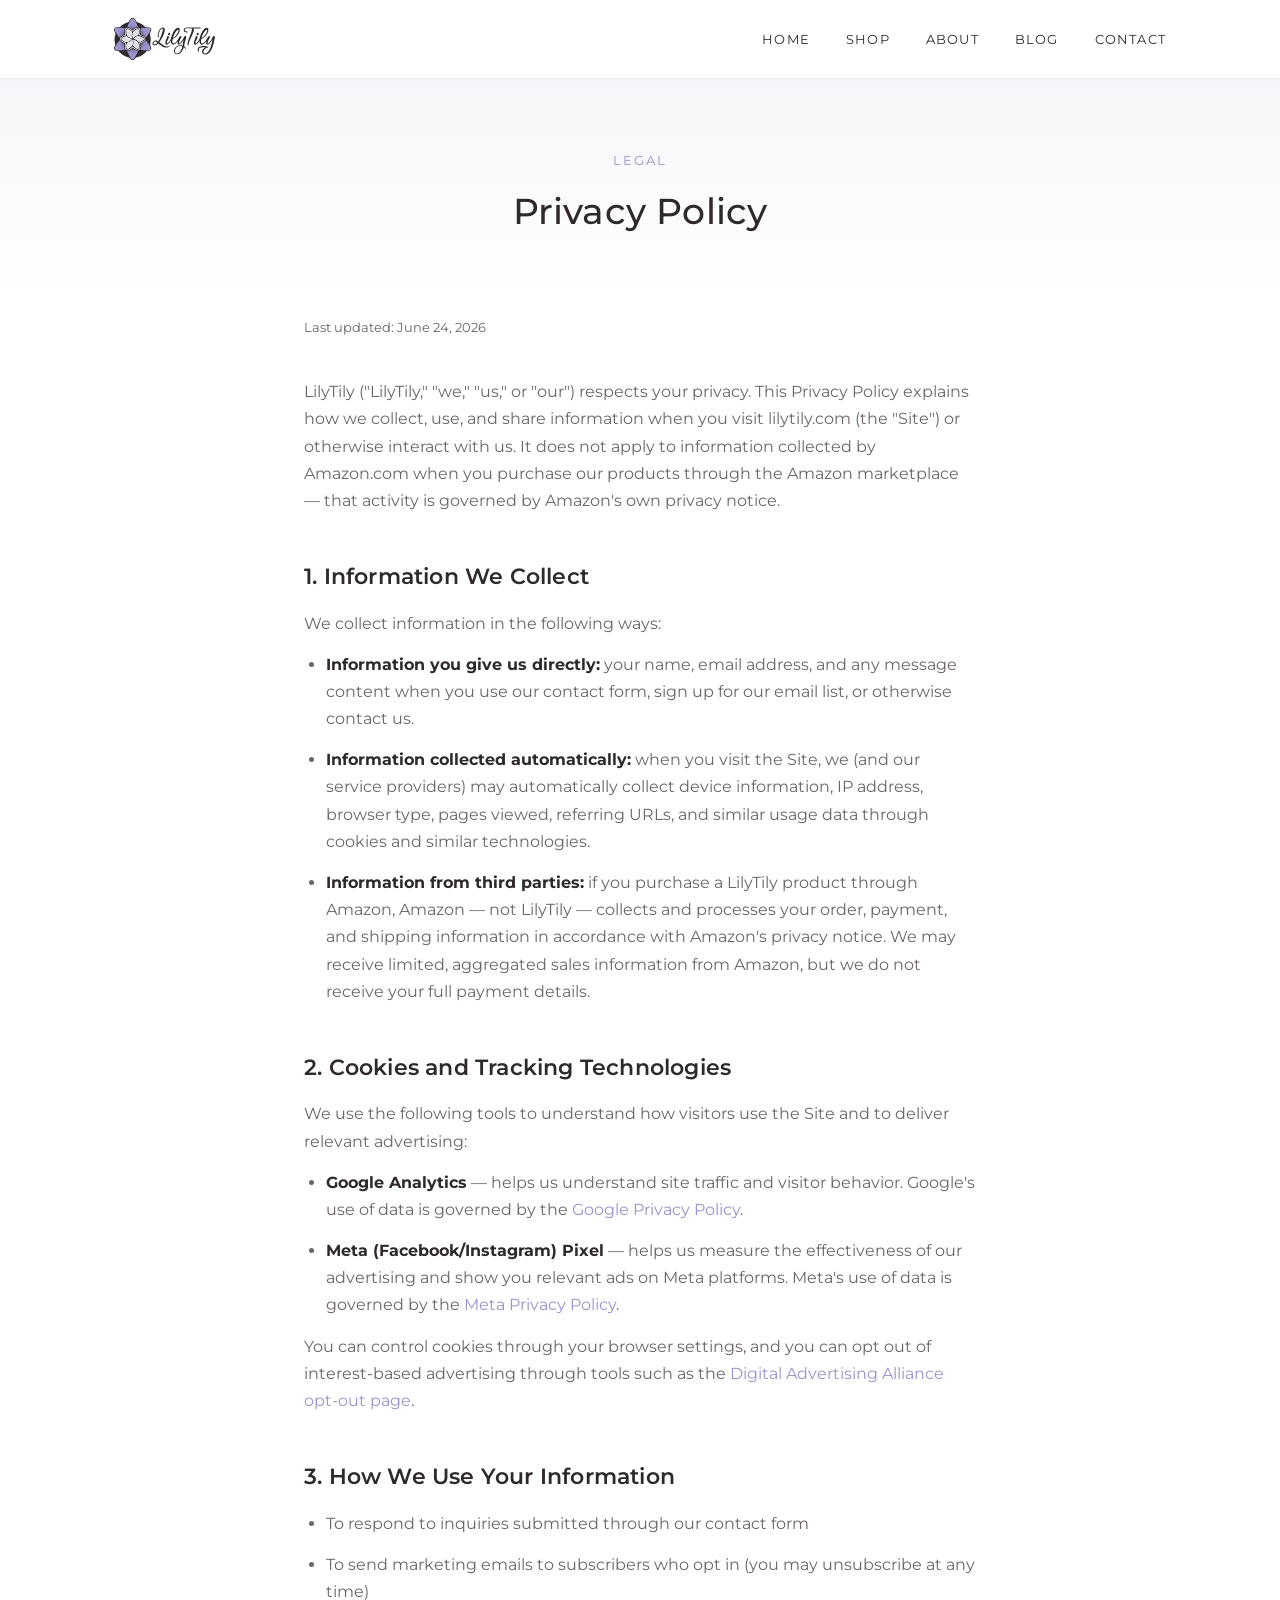
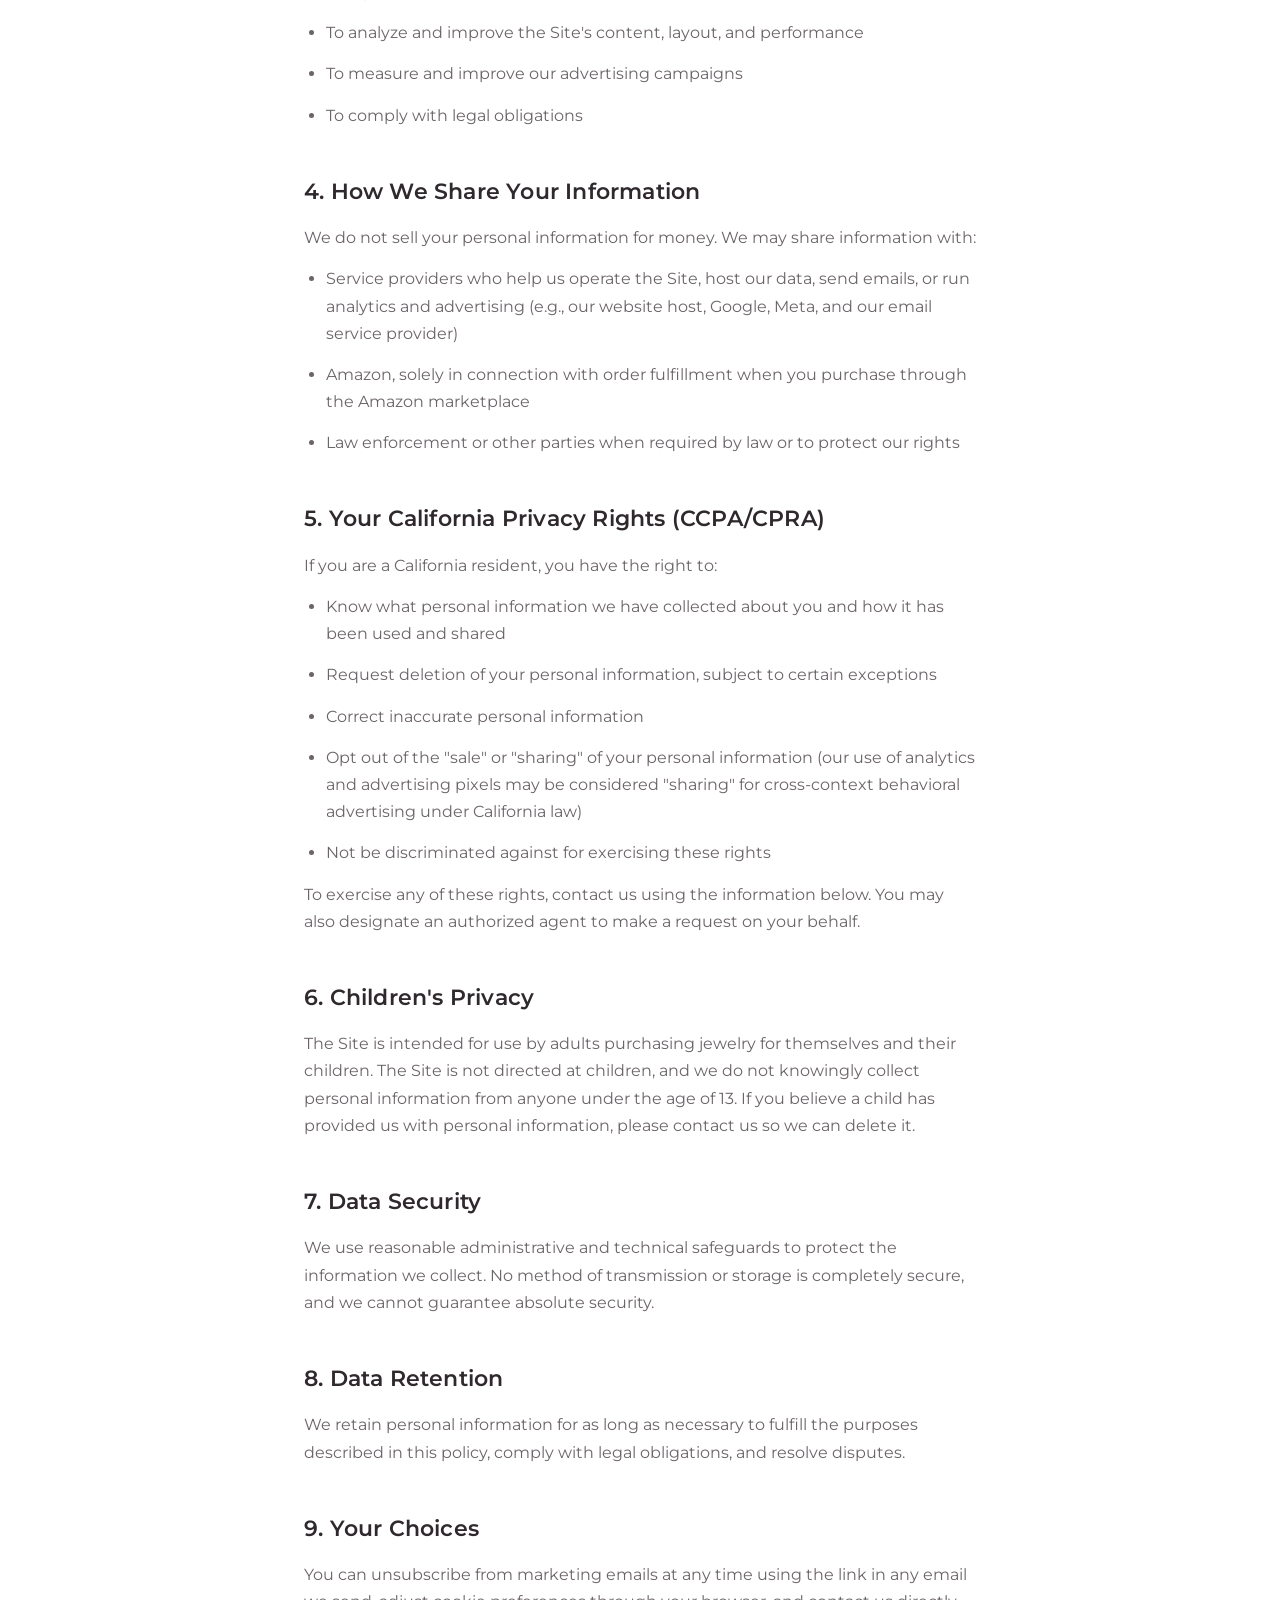
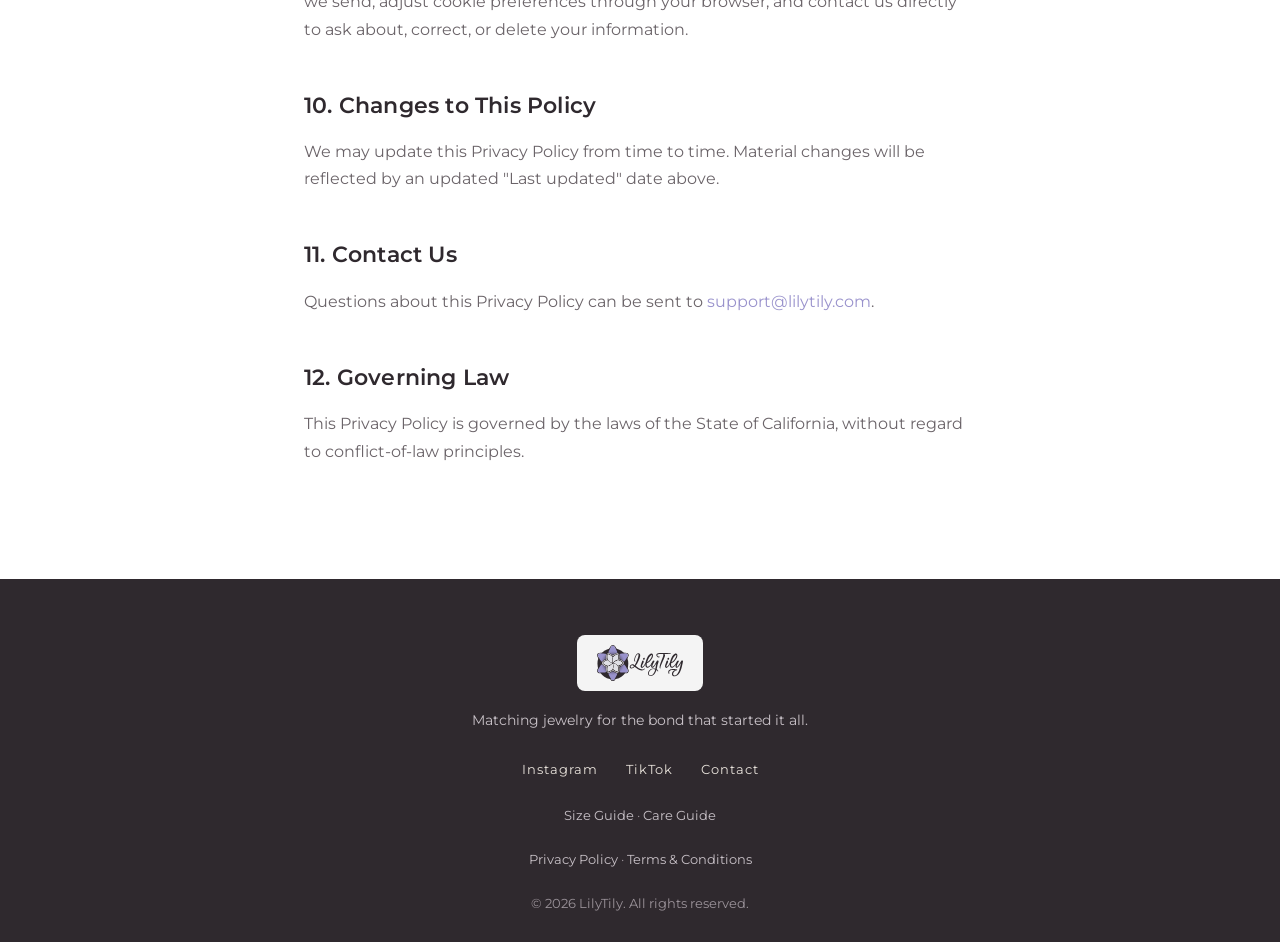
<file: privacy.html>
<!DOCTYPE html>
<html lang="en">
<head>
<meta charset="UTF-8">
<meta name="viewport" content="width=device-width, initial-scale=1.0">
<title>Privacy Policy — LilyTily</title>
<link rel="preconnect" href="https://fonts.googleapis.com">
<link href="https://fonts.googleapis.com/css2?family=Montserrat:wght@400;500;600;700&display=swap" rel="stylesheet">
<link rel="stylesheet" href="css/styles.css">
</head>
<body>

<header>
  <div class="nav">
    <a href="index.html" class="logo"><img src="assets/logo.svg" alt="LilyTily"></a>
    <ul>
      <li><a href="index.html">Home</a></li>
      <li><a href="shop.html">Shop</a></li>
      <li><a href="about.html">About</a></li>
      <li><a href="https://lilytily.substack.com/" target="_blank" rel="noopener">Blog</a></li>
      <li><a href="contact.html">Contact</a></li>
    </ul>
    <button class="nav-toggle" aria-label="Toggle menu"><span></span><span></span><span></span></button>
  </div>
</header>

<section class="hero" style="padding:70px 24px 40px;">
  <div class="wrap-narrow" style="text-align:center;">
    <span class="hero-eyebrow">Legal</span>
    <h1 style="font-size:36px;">Privacy Policy</h1>
  </div>
</section>

<section class="legal" style="padding-top:20px;">
  <div class="wrap-narrow">
    <span class="updated">Last updated: June 24, 2026</span>

    <p>LilyTily ("LilyTily," "we," "us," or "our") respects your privacy. This Privacy Policy explains how we collect, use, and share information when you visit lilytily.com (the "Site") or otherwise interact with us. It does not apply to information collected by Amazon.com when you purchase our products through the Amazon marketplace — that activity is governed by Amazon's own privacy notice.</p>

    <h2>1. Information We Collect</h2>
    <p>We collect information in the following ways:</p>
    <ul>
      <li><strong>Information you give us directly:</strong> your name, email address, and any message content when you use our contact form, sign up for our email list, or otherwise contact us.</li>
      <li><strong>Information collected automatically:</strong> when you visit the Site, we (and our service providers) may automatically collect device information, IP address, browser type, pages viewed, referring URLs, and similar usage data through cookies and similar technologies.</li>
      <li><strong>Information from third parties:</strong> if you purchase a LilyTily product through Amazon, Amazon — not LilyTily — collects and processes your order, payment, and shipping information in accordance with Amazon's privacy notice. We may receive limited, aggregated sales information from Amazon, but we do not receive your full payment details.</li>
    </ul>

    <h2>2. Cookies and Tracking Technologies</h2>
    <p>We use the following tools to understand how visitors use the Site and to deliver relevant advertising:</p>
    <ul>
      <li><strong>Google Analytics</strong> — helps us understand site traffic and visitor behavior. Google's use of data is governed by the <a href="https://policies.google.com/privacy" target="_blank" rel="noopener">Google Privacy Policy</a>.</li>
      <li><strong>Meta (Facebook/Instagram) Pixel</strong> — helps us measure the effectiveness of our advertising and show you relevant ads on Meta platforms. Meta's use of data is governed by the <a href="https://www.facebook.com/privacy/policy/" target="_blank" rel="noopener">Meta Privacy Policy</a>.</li>
    </ul>
    <p>You can control cookies through your browser settings, and you can opt out of interest-based advertising through tools such as the <a href="https://optout.aboutads.info/" target="_blank" rel="noopener">Digital Advertising Alliance opt-out page</a>.</p>

    <h2>3. How We Use Your Information</h2>
    <ul>
      <li>To respond to inquiries submitted through our contact form</li>
      <li>To send marketing emails to subscribers who opt in (you may unsubscribe at any time)</li>
      <li>To analyze and improve the Site's content, layout, and performance</li>
      <li>To measure and improve our advertising campaigns</li>
      <li>To comply with legal obligations</li>
    </ul>

    <h2>4. How We Share Your Information</h2>
    <p>We do not sell your personal information for money. We may share information with:</p>
    <ul>
      <li>Service providers who help us operate the Site, host our data, send emails, or run analytics and advertising (e.g., our website host, Google, Meta, and our email service provider)</li>
      <li>Amazon, solely in connection with order fulfillment when you purchase through the Amazon marketplace</li>
      <li>Law enforcement or other parties when required by law or to protect our rights</li>
    </ul>

    <h2>5. Your California Privacy Rights (CCPA/CPRA)</h2>
    <p>If you are a California resident, you have the right to:</p>
    <ul>
      <li>Know what personal information we have collected about you and how it has been used and shared</li>
      <li>Request deletion of your personal information, subject to certain exceptions</li>
      <li>Correct inaccurate personal information</li>
      <li>Opt out of the "sale" or "sharing" of your personal information (our use of analytics and advertising pixels may be considered "sharing" for cross-context behavioral advertising under California law)</li>
      <li>Not be discriminated against for exercising these rights</li>
    </ul>
    <p>To exercise any of these rights, contact us using the information below. You may also designate an authorized agent to make a request on your behalf.</p>

    <h2>6. Children's Privacy</h2>
    <p>The Site is intended for use by adults purchasing jewelry for themselves and their children. The Site is not directed at children, and we do not knowingly collect personal information from anyone under the age of 13. If you believe a child has provided us with personal information, please contact us so we can delete it.</p>

    <h2>7. Data Security</h2>
    <p>We use reasonable administrative and technical safeguards to protect the information we collect. No method of transmission or storage is completely secure, and we cannot guarantee absolute security.</p>

    <h2>8. Data Retention</h2>
    <p>We retain personal information for as long as necessary to fulfill the purposes described in this policy, comply with legal obligations, and resolve disputes.</p>

    <h2>9. Your Choices</h2>
    <p>You can unsubscribe from marketing emails at any time using the link in any email we send, adjust cookie preferences through your browser, and contact us directly to ask about, correct, or delete your information.</p>

    <h2>10. Changes to This Policy</h2>
    <p>We may update this Privacy Policy from time to time. Material changes will be reflected by an updated "Last updated" date above.</p>

    <h2>11. Contact Us</h2>
    <p>Questions about this Privacy Policy can be sent to <a href="mailto:support@lilytily.com">support@lilytily.com</a>.</p>

    <h2>12. Governing Law</h2>
    <p>This Privacy Policy is governed by the laws of the State of California, without regard to conflict-of-law principles.</p>
  </div>
</section>

<footer>
  <div class="logo"><img src="assets/logo.svg" alt="LilyTily"></div>
  <p class="tagline">Matching jewelry for the bond that started it all.</p>
  <div class="social">
    <a href="#">Instagram</a>
    <a href="#">TikTok</a>
    <a href="contact.html">Contact</a>
  </div>
  <p class="copyright"><a href="size.html" style="color:#c9c2c8;">Size Guide</a> &middot; <a href="care.html" style="color:#c9c2c8;">Care Guide</a></p>
  <p class="copyright">
    <a href="privacy.html" style="color:#c9c2c8;">Privacy Policy</a> &middot;
    <a href="terms.html" style="color:#c9c2c8;">Terms &amp; Conditions</a>
  </p>
  <p class="copyright">&copy; 2026 LilyTily. All rights reserved.</p>
</footer>

<script src="assets/reveal.js"></script>
<script src="assets/nav.js"></script>
</body>
</html>
</file>
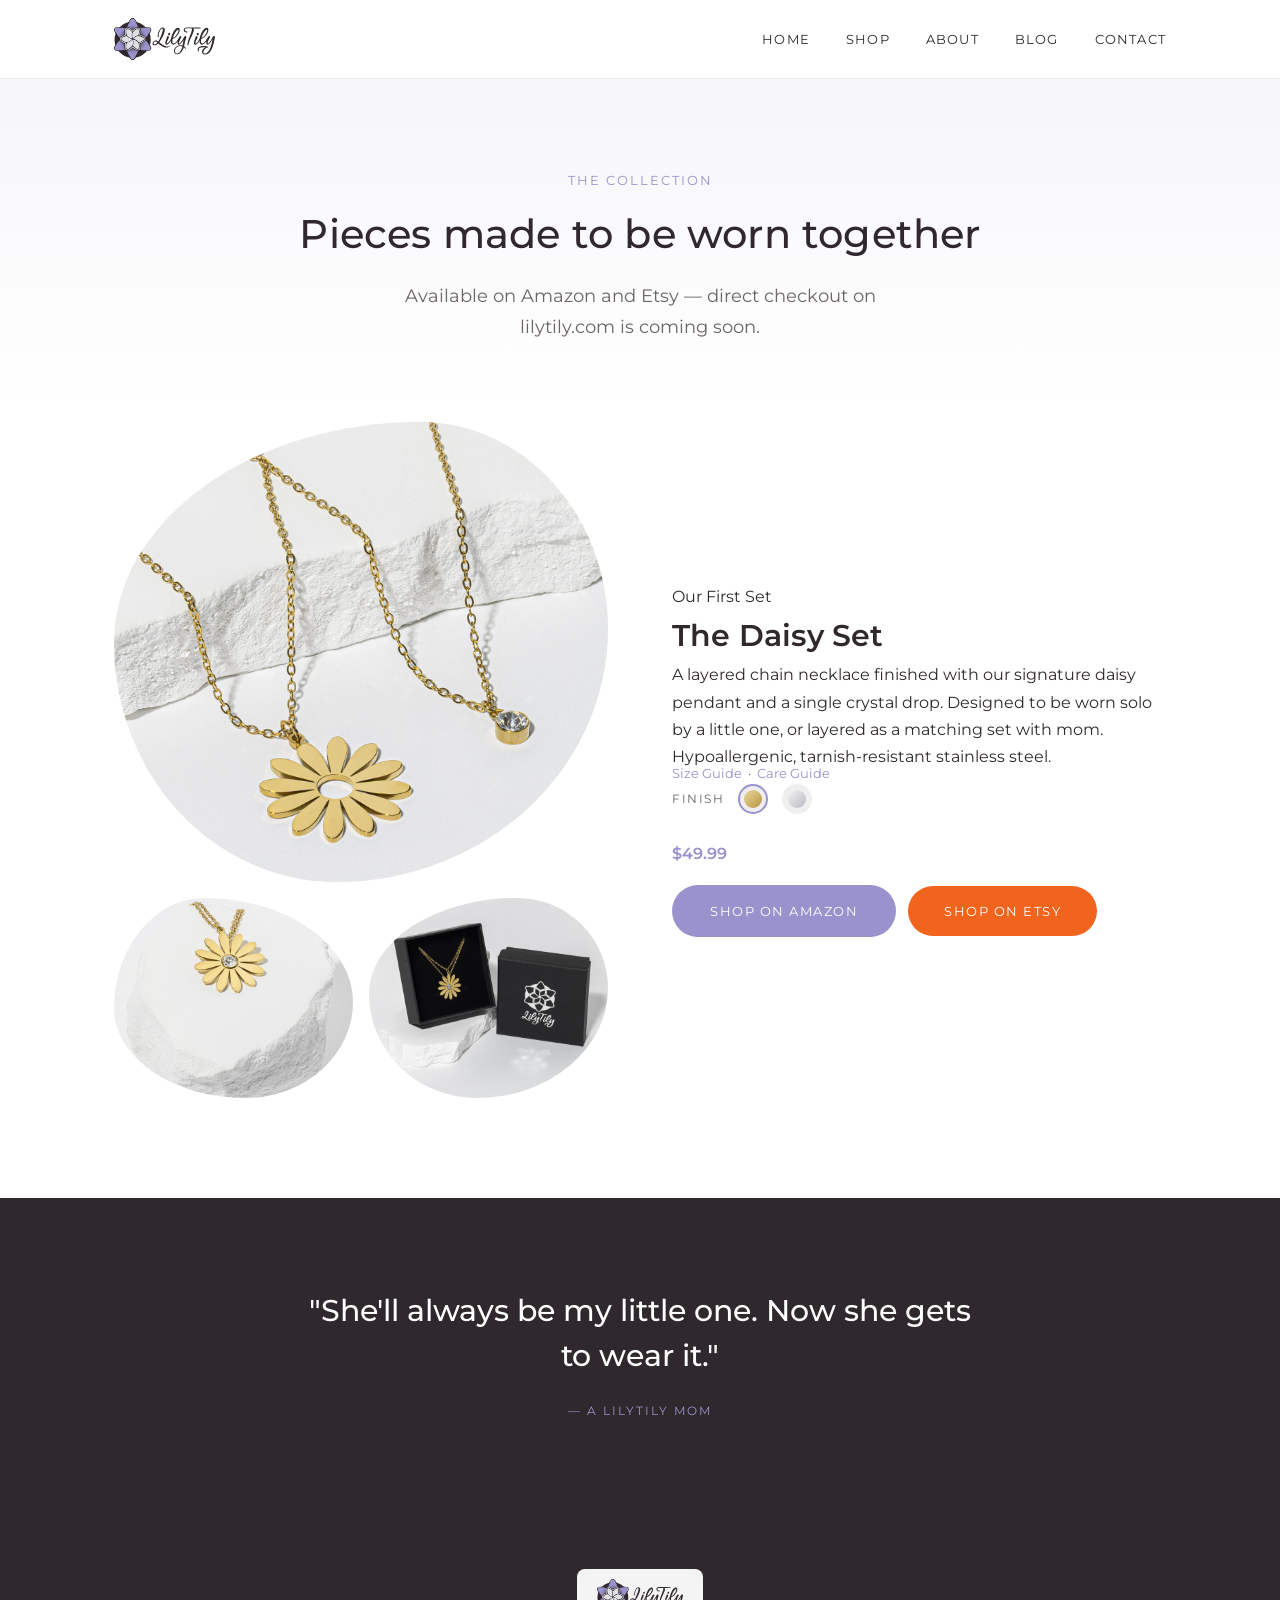
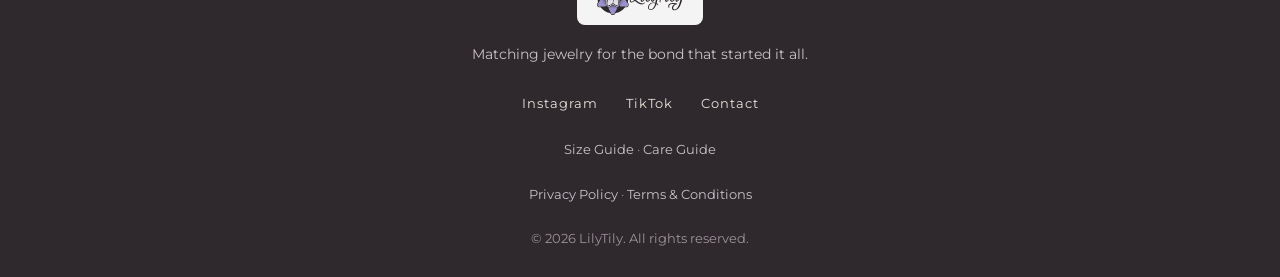
<file: shop.html>
<!DOCTYPE html>
<html lang="en">
<head>
<meta charset="UTF-8">
<meta name="viewport" content="width=device-width, initial-scale=1.0">
<title>Shop — LilyTily</title>
<link rel="preconnect" href="https://fonts.googleapis.com">
<link href="https://fonts.googleapis.com/css2?family=Montserrat:wght@400;500;600;700&display=swap" rel="stylesheet">
<link rel="stylesheet" href="css/styles.css">
</head>
<body>

<header>
  <div class="nav">
    <a href="index.html" class="logo"><img src="assets/logo.svg" alt="LilyTily"></a>
    <ul>
      <li><a href="index.html">Home</a></li>
      <li><a href="shop.html">Shop</a></li>
      <li><a href="about.html">About</a></li>
      <li><a href="https://lilytily.substack.com/" target="_blank" rel="noopener">Blog</a></li>
      <li><a href="contact.html">Contact</a></li>
    </ul>
    <button class="nav-toggle" aria-label="Toggle menu"><span></span><span></span><span></span></button>
  </div>
</header>

<section class="hero" style="padding:90px 24px 60px;">
  <div class="wrap" style="text-align:center;">
    <span class="hero-eyebrow">The Collection</span>
    <h1 class="reveal" style="font-size:40px;">Pieces made to be worn together</h1>
    <p class="reveal" style="margin:0 auto;">Available on Amazon and Etsy — direct checkout on lilytily.com is coming soon.</p>
  </div>
</section>

<section style="padding-top:20px;">
  <div class="wrap">
    <div class="product-feature reveal">
      <div>
        <div class="photo" id="mainPhoto">
          <img id="mainPhotoImg" src="assets/products/daisy-gold-lifestyle.jpg" alt="The Daisy Set necklace, gold finish">
        </div>
        <div class="product-gallery">
          <div class="photo photo-alt"><img id="closeupImg" src="assets/products/daisy-gold-closeup.jpg" alt="The Daisy Set pendant close-up, gold finish"></div>
          <div class="photo"><img id="packagingImg" src="assets/products/daisy-gold-packaging.jpg" alt="The Daisy Set in LilyTily packaging, gold finish"></div>
        </div>
      </div>
      <div>
        <span class="eyebrow">Our First Set</span>
        <h3 style="font-size:30px;">The Daisy Set</h3>
        <p>A layered chain necklace finished with our signature daisy pendant and a single crystal drop. Designed to be worn solo by a little one, or layered as a matching set with mom. Hypoallergenic, tarnish-resistant stainless steel.</p>
        <p style="font-size:13px; color:var(--muted); margin-top:-8px;">
          <a href="size.html" style="color:var(--rose-gold);">Size Guide</a> &nbsp;&middot;&nbsp;
          <a href="care.html" style="color:var(--rose-gold);">Care Guide</a>
        </p>

        <div class="swatches">
          <span class="swatch-label">Finish</span>
          <button class="swatch swatch-gold active" id="swatchGold" aria-label="Gold finish" onclick="setFinish('gold')"></button>
          <button class="swatch swatch-silver" id="swatchSilver" aria-label="Silver finish" onclick="setFinish('silver')"></button>
        </div>

        <div class="price" id="productPrice">$49.99</div>
        <div class="shop-actions">
          <a href="https://www.amazon.com/REPLACE-WITH-YOUR-LISTING-LINK" class="btn">Shop on Amazon</a>
          <a href="https://www.etsy.com/shop/LilyTilyShop" class="btn-etsy" target="_blank" rel="noopener">Shop on Etsy</a>
        </div>
      </div>
    </div>
  </div>
</section>

<div class="pull-quote reveal">
  <blockquote>"She'll always be my little one. Now she gets to wear it."</blockquote>
  <cite>— A LilyTily Mom</cite>
</div>

<footer>
  <div class="logo"><img src="assets/logo.svg" alt="LilyTily"></div>
  <p class="tagline">Matching jewelry for the bond that started it all.</p>
  <div class="social">
    <a href="#">Instagram</a>
    <a href="#">TikTok</a>
    <a href="contact.html">Contact</a>
  </div>
  <p class="copyright"><a href="size.html" style="color:#c9c2c8;">Size Guide</a> &middot; <a href="care.html" style="color:#c9c2c8;">Care Guide</a></p>
  <p class="copyright">
    <a href="privacy.html" style="color:#c9c2c8;">Privacy Policy</a> &middot;
    <a href="terms.html" style="color:#c9c2c8;">Terms &amp; Conditions</a>
  </p>
  <p class="copyright">&copy; 2026 LilyTily. All rights reserved.</p>
</footer>

<script src="assets/reveal.js"></script>
<script src="assets/nav.js"></script>
<script>
  var prices = { gold: '$49.99', silver: '$39.99' };
  function setFinish(finish) {
    document.getElementById('mainPhotoImg').src = 'assets/products/daisy-' + finish + '-lifestyle.jpg';
    document.getElementById('closeupImg').src = 'assets/products/daisy-' + finish + '-closeup.jpg';
    document.getElementById('packagingImg').src = 'assets/products/daisy-' + finish + '-packaging.jpg';
    document.getElementById('swatchGold').classList.toggle('active', finish === 'gold');
    document.getElementById('swatchSilver').classList.toggle('active', finish === 'silver');
    document.getElementById('productPrice').textContent = prices[finish];
  }
</script>
</body>
</html>
</file>
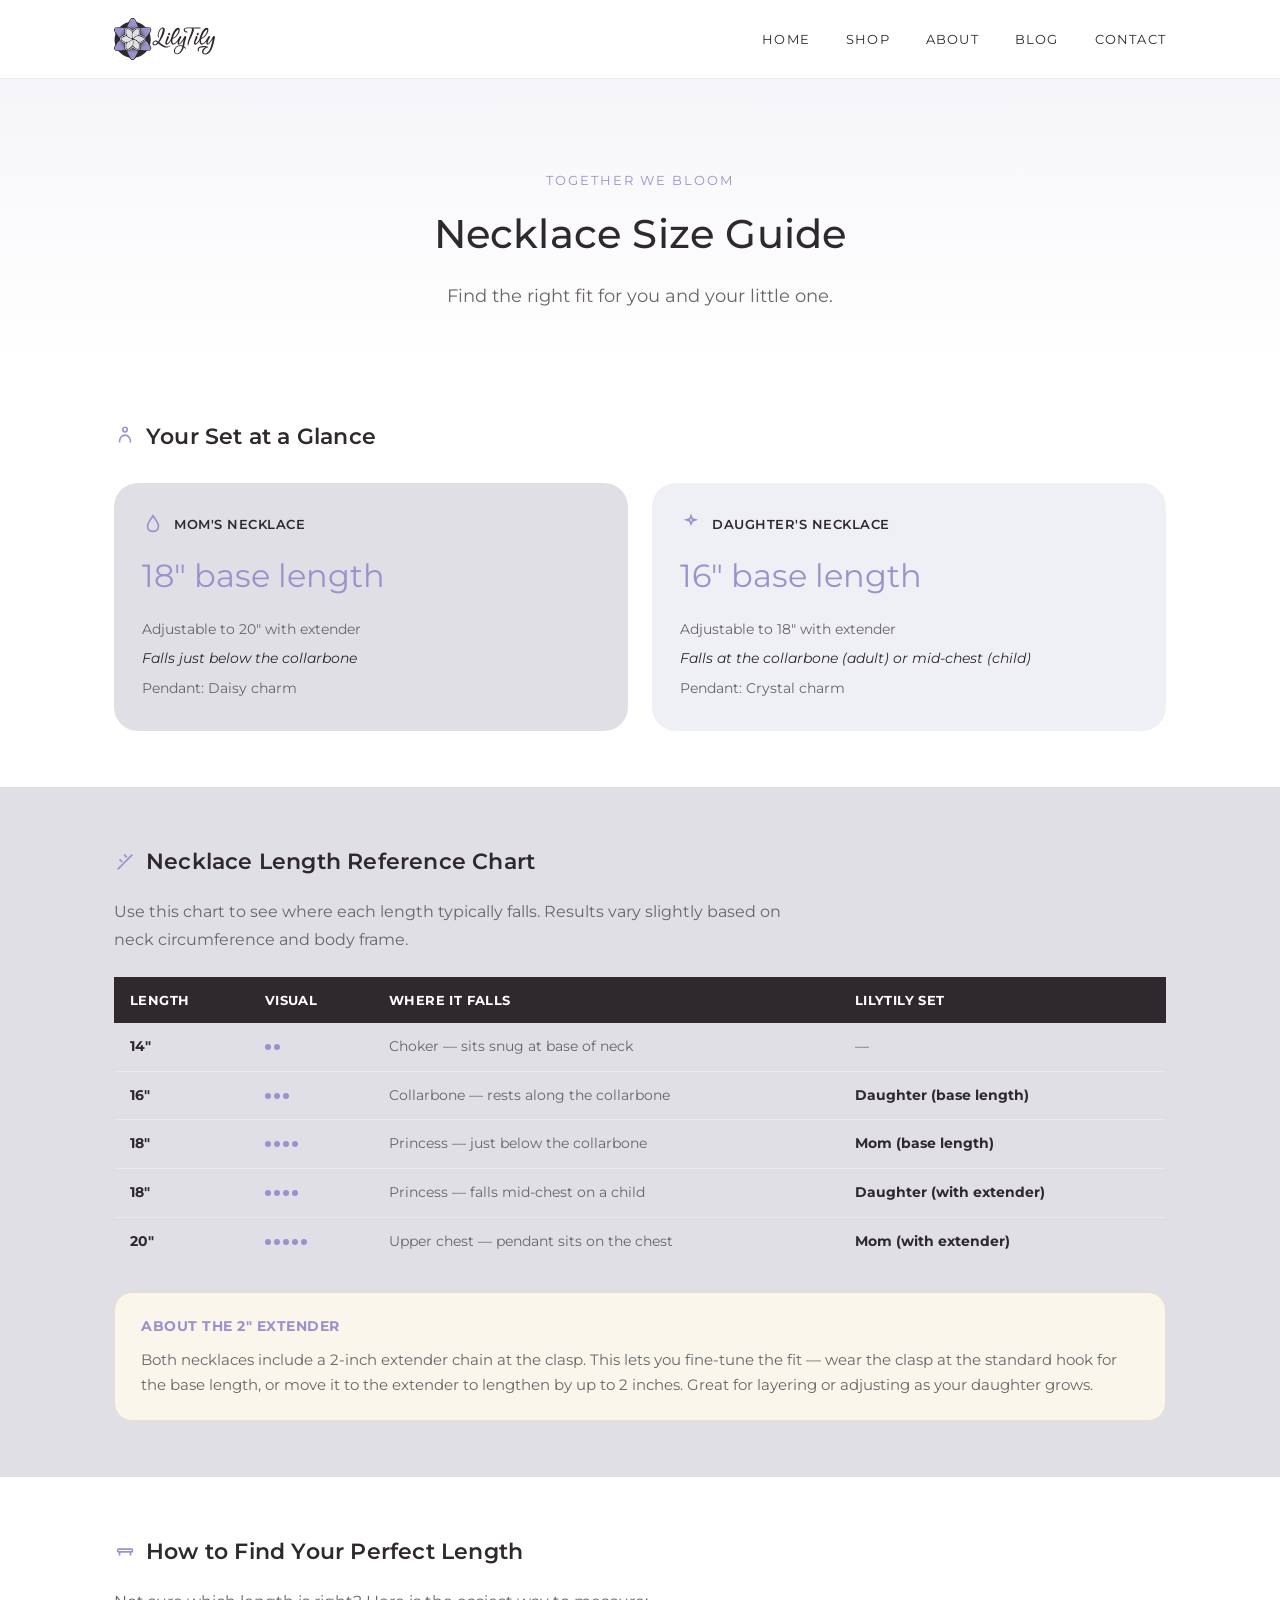
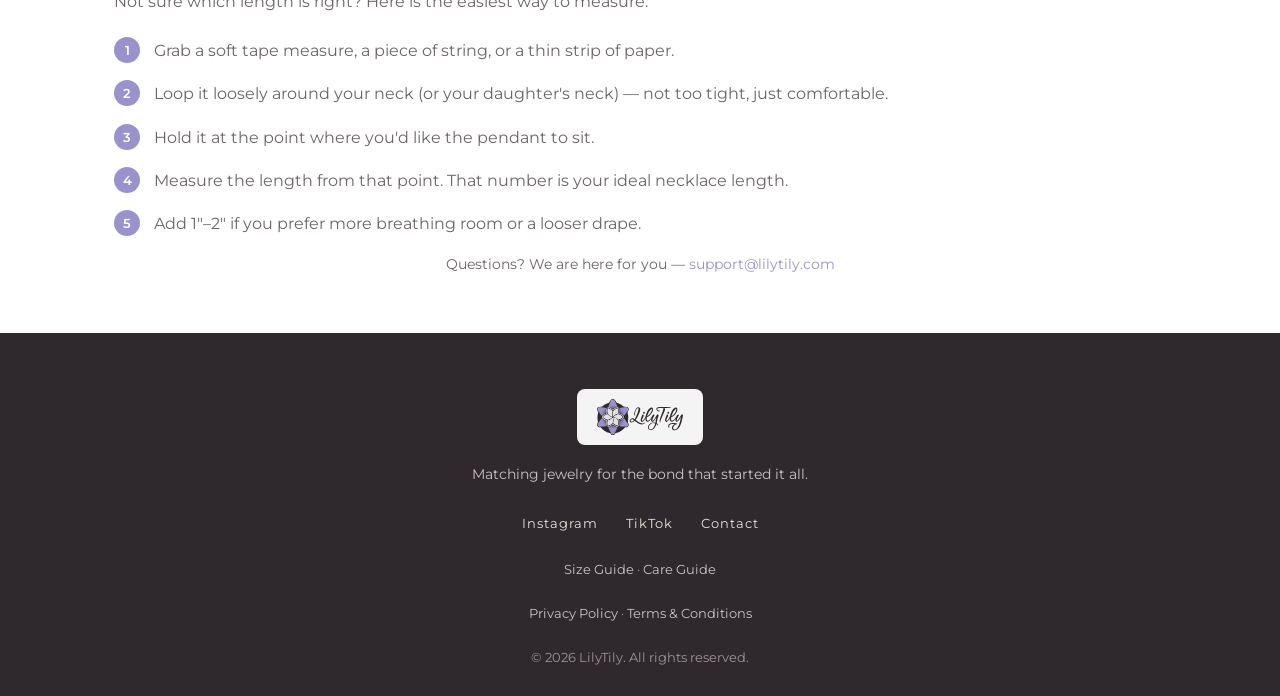
<file: size.html>
<!DOCTYPE html>
<html lang="en">
<head>
<meta charset="UTF-8">
<meta name="viewport" content="width=device-width, initial-scale=1.0">
<title>Size Guide — LilyTily</title>
<meta name="description" content="Find the right necklace length for you and your daughter — LilyTily Size Guide.">
<link rel="preconnect" href="https://fonts.googleapis.com">
<link href="https://fonts.googleapis.com/css2?family=Montserrat:wght@400;500;600;700&display=swap" rel="stylesheet">
<link rel="stylesheet" href="css/styles.css">
</head>
<body>

<header>
  <div class="nav">
    <a href="index.html" class="logo"><img src="assets/logo.svg" alt="LilyTily"></a>
    <ul>
      <li><a href="index.html">Home</a></li>
      <li><a href="shop.html">Shop</a></li>
      <li><a href="about.html">About</a></li>
      <li><a href="https://lilytily.substack.com/" target="_blank" rel="noopener">Blog</a></li>
      <li><a href="contact.html">Contact</a></li>
    </ul>
    <button class="nav-toggle" aria-label="Toggle menu"><span></span><span></span><span></span></button>
  </div>
</header>

<section class="hero" style="padding:90px 24px 50px;">
  <div class="wrap" style="text-align:center;">
    <span class="hero-eyebrow">Together We Bloom</span>
    <h1 class="reveal" style="font-size:40px;">Necklace Size Guide</h1>
    <p class="reveal" style="margin:0 auto;">Find the right fit for you and your little one.</p>
  </div>
</section>

<section class="care-section">
  <div class="wrap">
    <h2 class="care-heading reveal">
      <svg class="heading-icon" viewBox="0 0 24 24" fill="none" stroke="currentColor" stroke-width="1.8"><circle cx="12" cy="5" r="2.5"/><path d="M6 19c0-5 2.5-8 6-8s6 3 6 8"/></svg>
      Your Set at a Glance
    </h2>

    <div class="size-at-a-glance reveal reveal-delay-1">
      <div class="size-card mom">
        <div class="size-card-head">
          <svg viewBox="0 0 24 24" fill="none" stroke="currentColor" stroke-width="1.8"><path d="M12 3 C9 7.5 6 11 6 14.5 C6 18 8.7 20 12 20 C15.3 20 18 18 18 14.5 C18 11 15 7.5 12 3 Z"/></svg>
          <span>Mom's Necklace</span>
        </div>
        <div class="size-length">18&quot; base length</div>
        <p>Adjustable to 20&quot; with extender</p>
        <p><em>Falls just below the collarbone</em></p>
        <p>Pendant: Daisy charm</p>
      </div>
      <div class="size-card daughter">
        <div class="size-card-head">
          <svg viewBox="0 0 24 24" fill="none" stroke="currentColor" stroke-width="1.8"><path d="M12 3l1.2 3.4L17 7.5l-3.4 1.2L12 12l-1.2-3.3L7 7.5l3.8-1.1L12 3z"/></svg>
          <span>Daughter's Necklace</span>
        </div>
        <div class="size-length">16&quot; base length</div>
        <p>Adjustable to 18&quot; with extender</p>
        <p><em>Falls at the collarbone (adult) or mid-chest (child)</em></p>
        <p>Pendant: Crystal charm</p>
      </div>
    </div>
  </div>
</section>

<section class="care-section" style="background:var(--blush);">
  <div class="wrap">
    <h2 class="care-heading reveal">
      <svg class="heading-icon" viewBox="0 0 24 24" fill="none" stroke="currentColor" stroke-width="1.8"><line x1="4" y1="20" x2="20" y2="4"/><line x1="6" y1="9" x2="9" y2="12"/><line x1="11" y1="4" x2="14" y2="7"/></svg>
      Necklace Length Reference Chart
    </h2>
    <p class="care-intro reveal">Use this chart to see where each length typically falls. Results vary slightly based on neck circumference and body frame.</p>

    <div class="size-table-wrap reveal reveal-delay-1">
      <table class="size-table">
        <thead>
          <tr>
            <th>Length</th>
            <th>Visual</th>
            <th>Where It Falls</th>
            <th>LilyTily Set</th>
          </tr>
        </thead>
        <tbody>
          <tr>
            <td><strong>14&quot;</strong></td>
            <td><span class="size-dot-row"><span></span><span></span></span></td>
            <td>Choker — sits snug at base of neck</td>
            <td>—</td>
          </tr>
          <tr>
            <td><strong>16&quot;</strong></td>
            <td><span class="size-dot-row"><span></span><span></span><span></span></span></td>
            <td>Collarbone — rests along the collarbone</td>
            <td><strong>Daughter (base length)</strong></td>
          </tr>
          <tr>
            <td><strong>18&quot;</strong></td>
            <td><span class="size-dot-row"><span></span><span></span><span></span><span></span></span></td>
            <td>Princess — just below the collarbone</td>
            <td><strong>Mom (base length)</strong></td>
          </tr>
          <tr>
            <td><strong>18&quot;</strong></td>
            <td><span class="size-dot-row"><span></span><span></span><span></span><span></span></span></td>
            <td>Princess — falls mid-chest on a child</td>
            <td><strong>Daughter (with extender)</strong></td>
          </tr>
          <tr>
            <td><strong>20&quot;</strong></td>
            <td><span class="size-dot-row"><span></span><span></span><span></span><span></span><span></span></span></td>
            <td>Upper chest — pendant sits on the chest</td>
            <td><strong>Mom (with extender)</strong></td>
          </tr>
        </tbody>
      </table>
    </div>

    <div class="extender-note reveal reveal-delay-1">
      <h4>About the 2&quot; Extender</h4>
      <p>Both necklaces include a 2-inch extender chain at the clasp. This lets you fine-tune the fit — wear the clasp at the standard hook for the base length, or move it to the extender to lengthen by up to 2 inches. Great for layering or adjusting as your daughter grows.</p>
    </div>
  </div>
</section>

<section class="care-section">
  <div class="wrap">
    <h2 class="care-heading reveal">
      <svg class="heading-icon" viewBox="0 0 24 24" fill="none" stroke="currentColor" stroke-width="1.8"><rect x="4" y="10" width="16" height="3" rx="1"/><line x1="6" y1="13" x2="6" y2="17"/><line x1="18" y1="13" x2="18" y2="17"/></svg>
      How to Find Your Perfect Length
    </h2>
    <p class="care-intro reveal">Not sure which length is right? Here is the easiest way to measure:</p>

    <ol class="measure-steps reveal reveal-delay-1">
      <li>Grab a soft tape measure, a piece of string, or a thin strip of paper.</li>
      <li>Loop it loosely around your neck (or your daughter's neck) — not too tight, just comfortable.</li>
      <li>Hold it at the point where you'd like the pendant to sit.</li>
      <li>Measure the length from that point. That number is your ideal necklace length.</li>
      <li>Add 1&quot;–2&quot; if you prefer more breathing room or a looser drape.</li>
    </ol>

    <p class="care-closing reveal">Questions? We are here for you — <a href="mailto:support@lilytily.com" style="color:var(--rose-gold);">support@lilytily.com</a></p>
  </div>
</section>

<footer>
  <div class="logo"><img src="assets/logo.svg" alt="LilyTily"></div>
  <p class="tagline">Matching jewelry for the bond that started it all.</p>
  <div class="social">
    <a href="#">Instagram</a>
    <a href="#">TikTok</a>
    <a href="contact.html">Contact</a>
  </div>
  <p class="copyright"><a href="size.html" style="color:#c9c2c8;">Size Guide</a> &middot; <a href="care.html" style="color:#c9c2c8;">Care Guide</a></p>
  <p class="copyright">
    <a href="privacy.html" style="color:#c9c2c8;">Privacy Policy</a> &middot;
    <a href="terms.html" style="color:#c9c2c8;">Terms &amp; Conditions</a>
  </p>
  <p class="copyright">&copy; 2026 LilyTily. All rights reserved.</p>
</footer>

<script src="assets/reveal.js"></script>
<script src="assets/nav.js"></script>
</body>
</html>
</file>
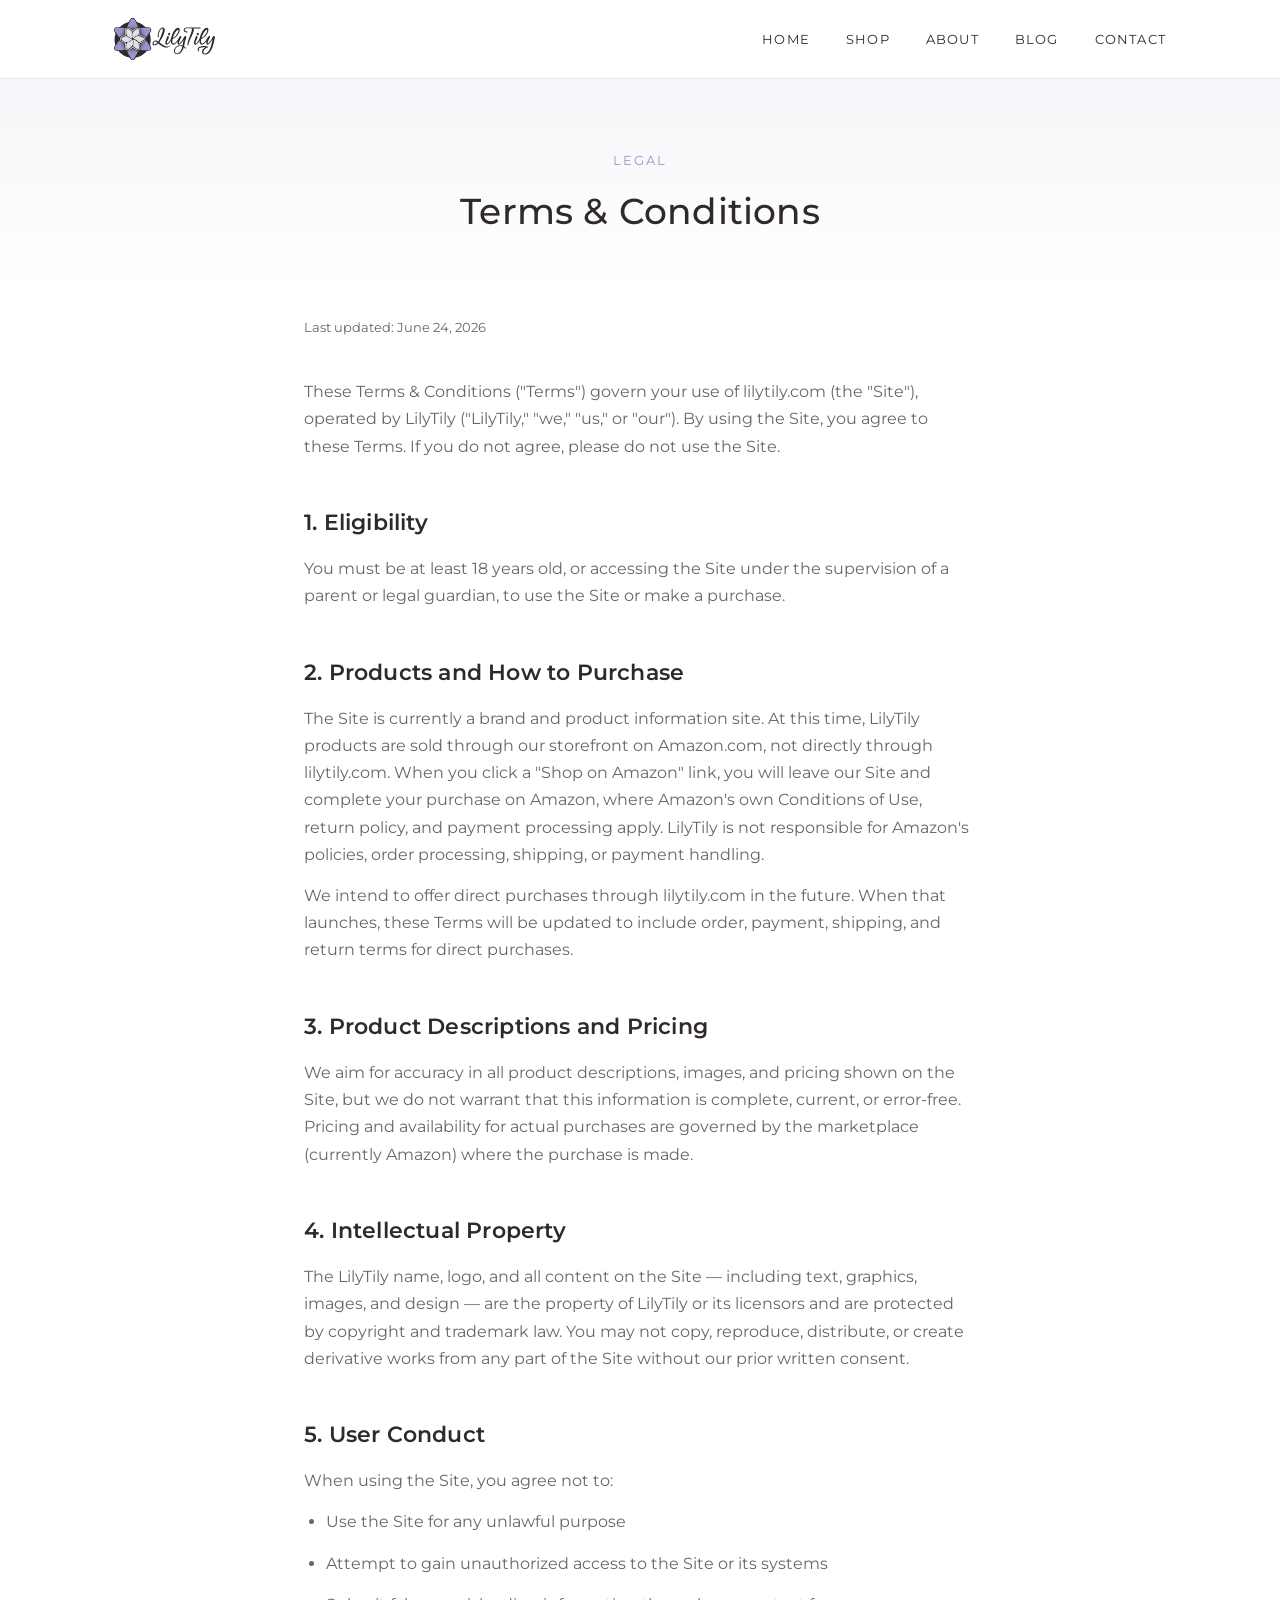
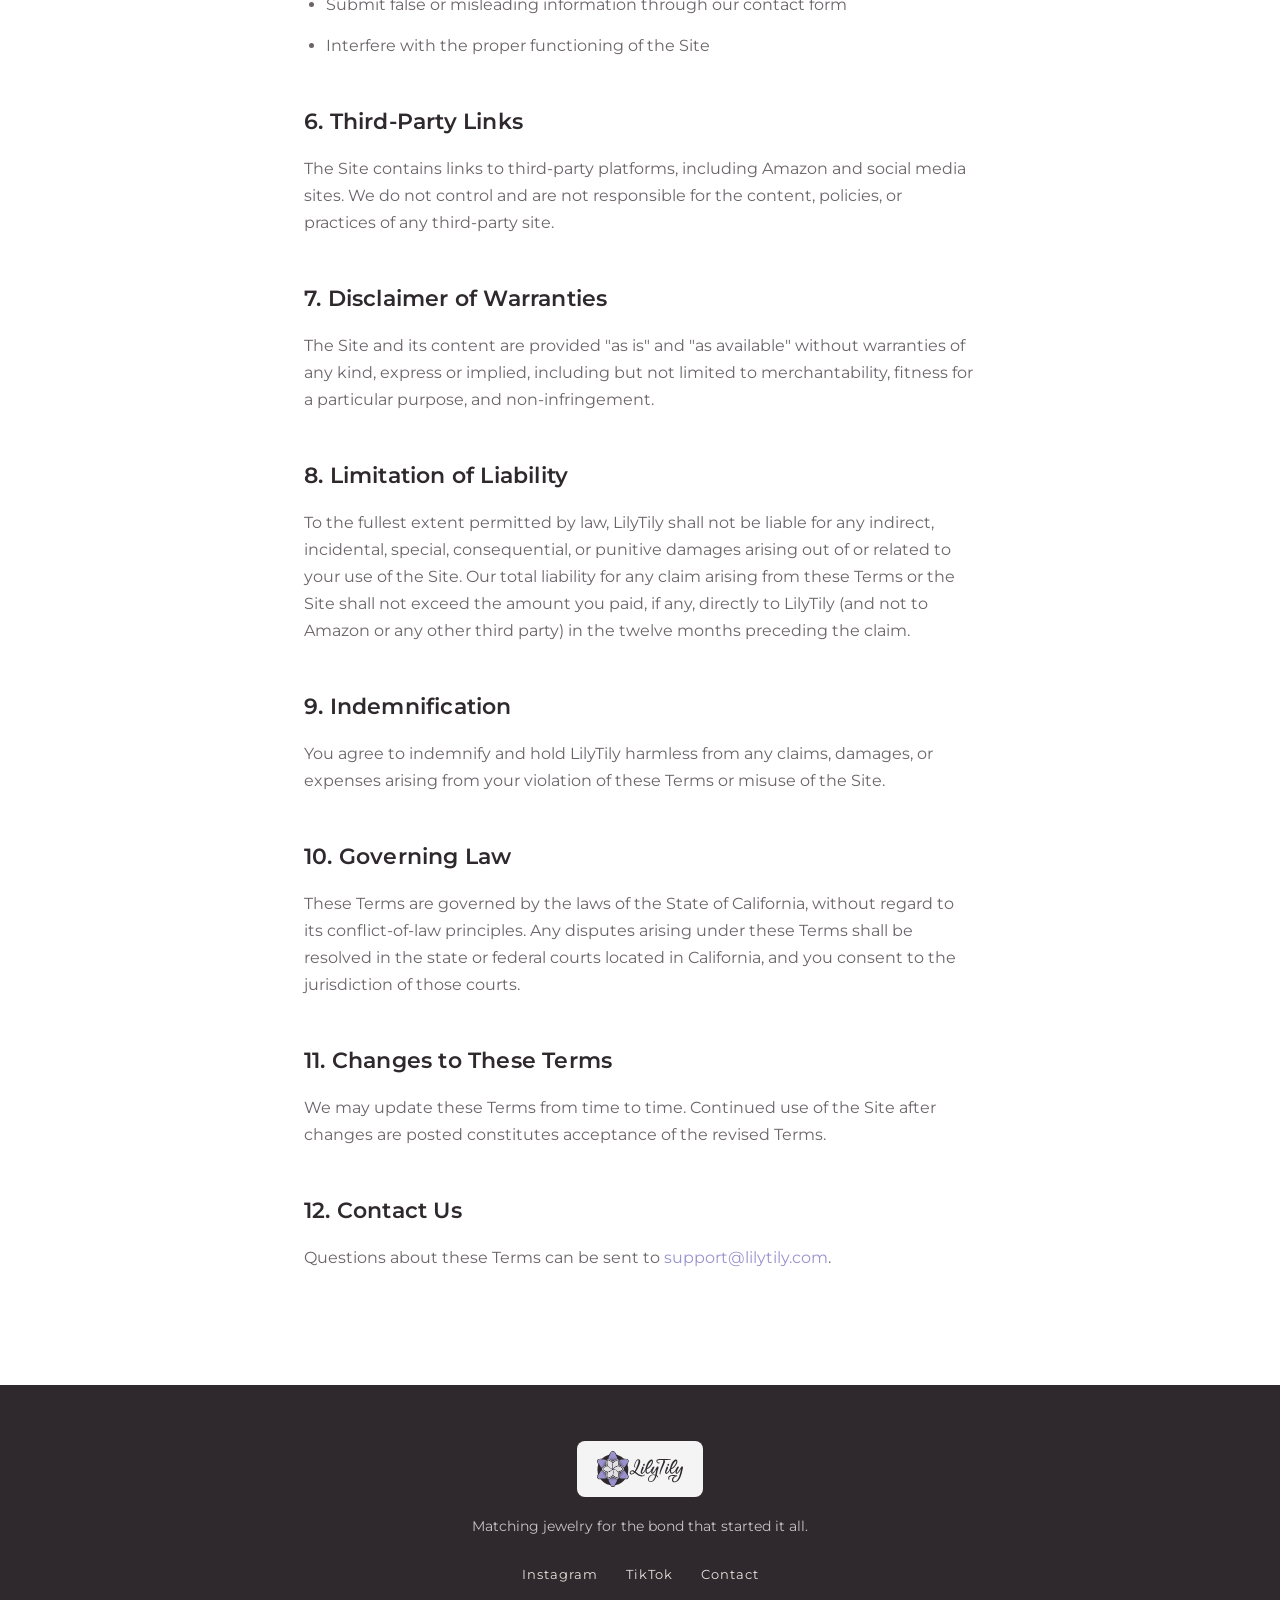
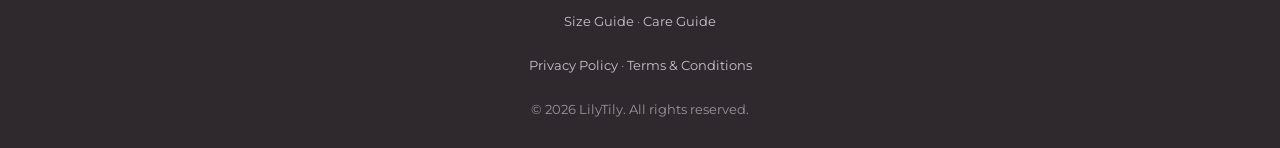
<file: terms.html>
<!DOCTYPE html>
<html lang="en">
<head>
<meta charset="UTF-8">
<meta name="viewport" content="width=device-width, initial-scale=1.0">
<title>Terms &amp; Conditions — LilyTily</title>
<link rel="preconnect" href="https://fonts.googleapis.com">
<link href="https://fonts.googleapis.com/css2?family=Montserrat:wght@400;500;600;700&display=swap" rel="stylesheet">
<link rel="stylesheet" href="css/styles.css">
</head>
<body>

<header>
  <div class="nav">
    <a href="index.html" class="logo"><img src="assets/logo.svg" alt="LilyTily"></a>
    <ul>
      <li><a href="index.html">Home</a></li>
      <li><a href="shop.html">Shop</a></li>
      <li><a href="about.html">About</a></li>
      <li><a href="https://lilytily.substack.com/" target="_blank" rel="noopener">Blog</a></li>
      <li><a href="contact.html">Contact</a></li>
    </ul>
    <button class="nav-toggle" aria-label="Toggle menu"><span></span><span></span><span></span></button>
  </div>
</header>

<section class="hero" style="padding:70px 24px 40px;">
  <div class="wrap-narrow" style="text-align:center;">
    <span class="hero-eyebrow">Legal</span>
    <h1 style="font-size:36px;">Terms &amp; Conditions</h1>
  </div>
</section>

<section class="legal" style="padding-top:20px;">
  <div class="wrap-narrow">
    <span class="updated">Last updated: June 24, 2026</span>

    <p>These Terms &amp; Conditions ("Terms") govern your use of lilytily.com (the "Site"), operated by LilyTily ("LilyTily," "we," "us," or "our"). By using the Site, you agree to these Terms. If you do not agree, please do not use the Site.</p>

    <h2>1. Eligibility</h2>
    <p>You must be at least 18 years old, or accessing the Site under the supervision of a parent or legal guardian, to use the Site or make a purchase.</p>

    <h2>2. Products and How to Purchase</h2>
    <p>The Site is currently a brand and product information site. At this time, LilyTily products are sold through our storefront on Amazon.com, not directly through lilytily.com. When you click a "Shop on Amazon" link, you will leave our Site and complete your purchase on Amazon, where Amazon's own Conditions of Use, return policy, and payment processing apply. LilyTily is not responsible for Amazon's policies, order processing, shipping, or payment handling.</p>
    <p>We intend to offer direct purchases through lilytily.com in the future. When that launches, these Terms will be updated to include order, payment, shipping, and return terms for direct purchases.</p>

    <h2>3. Product Descriptions and Pricing</h2>
    <p>We aim for accuracy in all product descriptions, images, and pricing shown on the Site, but we do not warrant that this information is complete, current, or error-free. Pricing and availability for actual purchases are governed by the marketplace (currently Amazon) where the purchase is made.</p>

    <h2>4. Intellectual Property</h2>
    <p>The LilyTily name, logo, and all content on the Site — including text, graphics, images, and design — are the property of LilyTily or its licensors and are protected by copyright and trademark law. You may not copy, reproduce, distribute, or create derivative works from any part of the Site without our prior written consent.</p>

    <h2>5. User Conduct</h2>
    <p>When using the Site, you agree not to:</p>
    <ul>
      <li>Use the Site for any unlawful purpose</li>
      <li>Attempt to gain unauthorized access to the Site or its systems</li>
      <li>Submit false or misleading information through our contact form</li>
      <li>Interfere with the proper functioning of the Site</li>
    </ul>

    <h2>6. Third-Party Links</h2>
    <p>The Site contains links to third-party platforms, including Amazon and social media sites. We do not control and are not responsible for the content, policies, or practices of any third-party site.</p>

    <h2>7. Disclaimer of Warranties</h2>
    <p>The Site and its content are provided "as is" and "as available" without warranties of any kind, express or implied, including but not limited to merchantability, fitness for a particular purpose, and non-infringement.</p>

    <h2>8. Limitation of Liability</h2>
    <p>To the fullest extent permitted by law, LilyTily shall not be liable for any indirect, incidental, special, consequential, or punitive damages arising out of or related to your use of the Site. Our total liability for any claim arising from these Terms or the Site shall not exceed the amount you paid, if any, directly to LilyTily (and not to Amazon or any other third party) in the twelve months preceding the claim.</p>

    <h2>9. Indemnification</h2>
    <p>You agree to indemnify and hold LilyTily harmless from any claims, damages, or expenses arising from your violation of these Terms or misuse of the Site.</p>

    <h2>10. Governing Law</h2>
    <p>These Terms are governed by the laws of the State of California, without regard to its conflict-of-law principles. Any disputes arising under these Terms shall be resolved in the state or federal courts located in California, and you consent to the jurisdiction of those courts.</p>

    <h2>11. Changes to These Terms</h2>
    <p>We may update these Terms from time to time. Continued use of the Site after changes are posted constitutes acceptance of the revised Terms.</p>

    <h2>12. Contact Us</h2>
    <p>Questions about these Terms can be sent to <a href="mailto:support@lilytily.com">support@lilytily.com</a>.</p>
  </div>
</section>

<footer>
  <div class="logo"><img src="assets/logo.svg" alt="LilyTily"></div>
  <p class="tagline">Matching jewelry for the bond that started it all.</p>
  <div class="social">
    <a href="#">Instagram</a>
    <a href="#">TikTok</a>
    <a href="contact.html">Contact</a>
  </div>
  <p class="copyright"><a href="size.html" style="color:#c9c2c8;">Size Guide</a> &middot; <a href="care.html" style="color:#c9c2c8;">Care Guide</a></p>
  <p class="copyright">
    <a href="privacy.html" style="color:#c9c2c8;">Privacy Policy</a> &middot;
    <a href="terms.html" style="color:#c9c2c8;">Terms &amp; Conditions</a>
  </p>
  <p class="copyright">&copy; 2026 LilyTily. All rights reserved.</p>
</footer>

<script src="assets/reveal.js"></script>
<script src="assets/nav.js"></script>
</body>
</html>
</file>
<file: css/styles.css>
/* LilyTily — shared styles */
:root {
  --ivory: #FFFFFF;
  --blush: #DFDFE5;
  --rose-gold: #9992CC;
  --charcoal: #2F292E;
  --gold: #9992CC;
  --muted: #6b6469;
}

* { box-sizing: border-box; margin: 0; padding: 0; }

html { scroll-behavior: smooth; }

body {
  font-family: 'Montserrat', Arial, sans-serif;
  color: var(--charcoal);
  background: var(--ivory);
  line-height: 1.7;
  overflow-x: hidden;
}

h2, h3, .serif {
  font-family: 'Montserrat', Arial, sans-serif;
  font-weight: 600;
  letter-spacing: 0.2px;
}

h1 {
  font-family: 'Montserrat', Arial, sans-serif;
  font-weight: 500;
  letter-spacing: 0.2px;
  line-height: 1.25;
}

a { color: var(--rose-gold); text-decoration: none; }
img { max-width: 100%; display: block; }

.wrap { max-width: 1100px; margin: 0 auto; padding: 0 24px; }
.wrap-narrow { max-width: 720px; margin: 0 auto; padding: 0 24px; }

/* Scroll reveal */
.reveal {
  opacity: 0;
  transform: translateY(24px);
  transition: opacity 0.8s ease, transform 0.8s ease;
}
.reveal.is-visible { opacity: 1; transform: translateY(0); }
.reveal-delay-1 { transition-delay: 0.12s; }
.reveal-delay-2 { transition-delay: 0.24s; }

/* Header */
header {
  background: rgba(255,255,255,0.92);
  backdrop-filter: blur(6px);
  border-bottom: 1px solid #ece9ec;
  position: sticky;
  top: 0;
  z-index: 10;
}
.nav {
  display: flex;
  align-items: center;
  justify-content: space-between;
  padding: 18px 24px;
  max-width: 1100px;
  margin: 0 auto;
  position: relative;
}
.logo { display: flex; align-items: center; }
.logo img { height: 42px; }
.nav ul {
  list-style: none;
  display: flex;
  gap: 36px;
}
.nav a {
  color: var(--charcoal);
  font-size: 13px;
  letter-spacing: 1.2px;
  text-transform: uppercase;
}
.nav a:hover { color: var(--rose-gold); }

/* Mobile nav toggle */
.nav-toggle {
  display: none;
  flex-direction: column;
  justify-content: center;
  gap: 5px;
  width: 32px;
  height: 32px;
  background: none;
  border: none;
  cursor: pointer;
  padding: 0;
}
.nav-toggle span {
  display: block;
  width: 100%;
  height: 2px;
  background: var(--charcoal);
  transition: transform 0.2s ease, opacity 0.2s ease;
}
.nav.open .nav-toggle span:nth-child(1) { transform: translateY(7px) rotate(45deg); }
.nav.open .nav-toggle span:nth-child(2) { opacity: 0; }
.nav.open .nav-toggle span:nth-child(3) { transform: translateY(-7px) rotate(-45deg); }

/* Decorative flower motif (brand mark, reused as soft texture) */
.bloom {
  position: absolute;
  opacity: 0.16;
  z-index: 0;
  pointer-events: none;
}
.bloom svg { width: 100%; height: 100%; display: block; }

/* Organic blob shapes for image placeholders */
.blob {
  position: relative;
  background: linear-gradient(135deg, var(--blush) 0%, #efeef5 100%);
  border-radius: 62% 38% 55% 45% / 48% 45% 55% 52%;
  display: flex;
  align-items: center;
  justify-content: center;
  overflow: hidden;
}
.blob::after {
  content: '';
  position: absolute;
  inset: 0;
  background: radial-gradient(circle at 30% 25%, rgba(255,255,255,0.5), transparent 60%);
}
.blob .bloom-icon {
  width: 46%;
  opacity: 0.55;
  position: relative;
  z-index: 1;
}
.blob-alt {
  border-radius: 38% 62% 45% 55% / 55% 52% 48% 45%;
  background: linear-gradient(135deg, #efeef5 0%, var(--blush) 100%);
}

/* Hero */
.hero {
  position: relative;
  padding: 120px 24px 110px;
  background: linear-gradient(180deg, #f6f5f9 0%, var(--ivory) 100%);
  overflow: hidden;
}
.hero-grid {
  display: grid;
  grid-template-columns: 1.1fr 0.9fr;
  gap: 56px;
  align-items: center;
  position: relative;
  z-index: 1;
}
.hero-eyebrow {
  font-size: 13px;
  letter-spacing: 2px;
  text-transform: uppercase;
  color: var(--rose-gold);
  margin-bottom: 18px;
  display: block;
}
.hero h1 { font-size: 50px; margin-bottom: 22px; }
.hero p {
  font-size: 18px;
  max-width: 480px;
  margin-bottom: 36px;
  color: var(--muted);
}
.hero-actions { display: flex; gap: 18px; align-items: center; flex-wrap: wrap; }
.shop-actions { display: flex; gap: 12px; flex-wrap: wrap; align-items: center; margin-top: 8px; }
.btn-etsy {
  display: inline-block;
  background: #F1641E;
  color: #fff;
  padding: 14px 36px;
  border-radius: 999px;
  font-size: 13px;
  letter-spacing: 1.5px;
  text-transform: uppercase;
  transition: background 0.25s ease, transform 0.25s ease;
}
.btn-etsy:hover { background: var(--charcoal); transform: translateY(-1px); }
.btn-etsy.btn-etsy-outline {
  background: none;
  border: 1px solid #F1641E;
  color: #F1641E;
}
.btn-etsy.btn-etsy-outline:hover { background: #F1641E; color: #fff; }
.hero-visual {
  position: relative;
  height: 420px;
}
.hero-visual .blob { width: 100%; height: 100%; }
.hero-visual .bloom { width: 140px; height: 140px; top: -30px; right: -20px; }

.btn {
  display: inline-block;
  background: var(--rose-gold);
  color: #fff;
  padding: 15px 38px;
  border-radius: 999px;
  font-size: 13px;
  letter-spacing: 1.5px;
  text-transform: uppercase;
  transition: background 0.25s ease, transform 0.25s ease;
}
.btn:hover { background: var(--charcoal); transform: translateY(-1px); }
.btn-outline {
  display: inline-block;
  border: 1px solid var(--charcoal);
  color: var(--charcoal);
  padding: 14px 37px;
  border-radius: 999px;
  font-size: 13px;
  letter-spacing: 1.5px;
  text-transform: uppercase;
  transition: background 0.25s ease, color 0.25s ease;
}
.btn-outline:hover { background: var(--charcoal); color: #fff; }
.text-link {
  font-size: 13px;
  letter-spacing: 1px;
  text-transform: uppercase;
  color: var(--charcoal);
  border-bottom: 1px solid var(--rose-gold);
  padding-bottom: 2px;
}

/* Sections */
section { padding: 100px 0; position: relative; }
.section-title {
  text-align: center;
  font-size: 36px;
  margin-bottom: 14px;
}
.section-sub {
  text-align: center;
  color: var(--muted);
  max-width: 480px;
  margin: 0 auto 56px;
}

/* Pull quote */
.pull-quote {
  text-align: center;
  padding: 90px 24px;
  background: var(--charcoal);
  color: #fff;
  position: relative;
}
.pull-quote blockquote {
  font-size: 30px;
  font-weight: 500;
  max-width: 680px;
  margin: 0 auto 18px;
  line-height: 1.5;
}
.pull-quote cite {
  font-size: 12px;
  letter-spacing: 2px;
  text-transform: uppercase;
  color: var(--gold);
  font-style: normal;
}

/* Featured / alternating product rows */
.feature-row {
  display: grid;
  grid-template-columns: 1fr 1fr;
  gap: 64px;
  align-items: center;
  margin-bottom: 110px;
}
.feature-row:last-child { margin-bottom: 0; }
.feature-row.reverse > *:first-child { order: 2; }
.feature-row .blob { height: 380px; }
.feature-row .eyebrow {
  font-size: 12px;
  letter-spacing: 2px;
  text-transform: uppercase;
  color: var(--rose-gold);
  margin-bottom: 12px;
  display: block;
}
.feature-row h3 { font-size: 28px; margin-bottom: 14px; }
.feature-row p { color: var(--muted); margin-bottom: 20px; max-width: 420px; }
.feature-row .price { font-size: 15px; font-weight: 600; color: var(--charcoal); margin-bottom: 22px; display: block; }

/* Simple product grid (shop page) */
.grid {
  display: grid;
  grid-template-columns: repeat(3, 1fr);
  gap: 40px;
}
.card { text-align: center; }
.card .blob { height: 240px; margin-bottom: 24px; }
.card:nth-child(2) { margin-top: 28px; }
.card h3 { font-size: 19px; margin-bottom: 8px; }
.card p { font-size: 14px; color: var(--muted); margin-bottom: 14px; }
.price { font-weight: 600; color: var(--rose-gold); margin-bottom: 18px; }

/* Story / about block */
.story { background: var(--ivory); padding: 0; }
.story-grid {
  display: grid;
  grid-template-columns: 0.9fr 1.1fr;
  gap: 64px;
  align-items: center;
}
.story-image { height: 420px; }
.story .eyebrow {
  font-size: 12px;
  letter-spacing: 2px;
  text-transform: uppercase;
  color: var(--rose-gold);
  margin-bottom: 14px;
  display: block;
}
.story h2 { font-size: 32px; margin-bottom: 20px; }
.story p { color: var(--muted); margin-bottom: 18px; }

/* Footer */
footer {
  background: var(--charcoal);
  color: #e9e3dc;
  padding: 56px 24px 28px;
  text-align: center;
}
footer .logo {
  display: inline-flex;
  justify-content: center;
  background: rgba(255,255,255,0.95);
  padding: 10px 20px;
  border-radius: 8px;
}
footer .logo img { height: 36px; }
footer .tagline { font-size: 14px; color: #c9c2c8; margin-top: 18px; max-width: 360px; margin-left: auto; margin-right: auto; }
footer p.copyright { font-size: 13px; color: #9b939a; margin-top: 22px; }
footer .social { margin-top: 22px; }
footer .social a { color: #e9e3dc; margin: 0 12px; font-size: 13px; letter-spacing: 1px; }
footer .social a:hover { color: var(--gold); }

/* Contact form */
.contact-form { max-width: 520px; margin: 0 auto; }
.contact-form label { display: block; font-size: 13px; letter-spacing: 0.5px; margin-bottom: 6px; text-transform: uppercase; color: var(--muted); }
.contact-form input, .contact-form textarea {
  width: 100%;
  padding: 13px 16px;
  margin-bottom: 22px;
  border: 1px solid #e3e1e6;
  border-radius: 10px;
  background: #fff;
  font-family: inherit;
  font-size: 15px;
}
.contact-form input:focus, .contact-form textarea:focus {
  outline: none;
  border-color: var(--rose-gold);
}

/* Real product photography */
.photo {
  position: relative;
  border-radius: 62% 38% 55% 45% / 48% 45% 55% 52%;
  overflow: hidden;
  background: var(--blush);
}
.photo img {
  width: 100%;
  height: 100%;
  object-fit: cover;
}
.photo-alt { border-radius: 38% 62% 45% 55% / 55% 52% 48% 45%; }

/* Color swatches (gold / silver toggle) */
.swatches { display: flex; align-items: center; gap: 14px; margin-bottom: 26px; }
.swatch-label { font-size: 12px; letter-spacing: 1.5px; text-transform: uppercase; color: var(--muted); }
.swatch {
  width: 30px;
  height: 30px;
  border-radius: 50%;
  border: 2px solid transparent;
  cursor: pointer;
  padding: 0;
  position: relative;
}
.swatch::after {
  content: '';
  position: absolute;
  inset: 4px;
  border-radius: 50%;
}
.swatch-gold::after { background: linear-gradient(135deg, #e9d8a0, #b8943f); }
.swatch-silver::after { background: linear-gradient(135deg, #f3f3f5, #b8b9bf); }
.swatch.active { border-color: var(--rose-gold); }

/* Single-product shop layout */
.product-feature {
  display: grid;
  grid-template-columns: 1fr 1fr;
  gap: 64px;
  align-items: center;
}
.product-feature .photo { height: 460px; }
.product-gallery { display: grid; grid-template-columns: 1fr 1fr; gap: 16px; margin-top: 16px; }
.product-gallery .photo { height: 200px; }

/* Care Guide page */
.care-section { padding: 56px 0; }
.care-section:first-of-type { padding-top: 0; }
.care-heading {
  display: flex;
  align-items: center;
  gap: 10px;
  font-size: 22px;
  margin-bottom: 18px;
  color: var(--charcoal);
}
.care-heading .heading-icon { width: 22px; height: 22px; color: var(--rose-gold); flex-shrink: 0; }
.care-intro { color: var(--muted); max-width: 680px; margin-bottom: 8px; }

.care-icons {
  display: grid;
  grid-template-columns: repeat(3, 1fr);
  gap: 24px;
  margin-top: 32px;
}
.icon-card {
  background: linear-gradient(135deg, var(--blush) 0%, #efeef5 100%);
  border-radius: 28px 14px 28px 14px;
  padding: 28px 22px;
  text-align: center;
}
.icon-card .icon-circle {
  width: 56px;
  height: 56px;
  margin: 0 auto 16px;
  border-radius: 50%;
  background: #fff;
  display: flex;
  align-items: center;
  justify-content: center;
}
.icon-card .icon-circle svg { width: 28px; height: 28px; color: var(--rose-gold); }
.icon-card h4 { font-size: 16px; margin-bottom: 6px; color: var(--charcoal); }
.icon-card p { font-size: 14px; color: var(--muted); margin: 0; line-height: 1.5; }

.checklist { list-style: none; margin-top: 22px; }
.checklist li {
  display: flex;
  align-items: flex-start;
  gap: 14px;
  margin-bottom: 18px;
  color: var(--muted);
}
.checklist .item-icon {
  width: 26px;
  height: 26px;
  flex-shrink: 0;
  border-radius: 50%;
  background: var(--rose-gold);
  display: flex;
  align-items: center;
  justify-content: center;
  margin-top: 1px;
}
.checklist .item-icon svg { width: 14px; height: 14px; color: #fff; }
.checklist strong { color: var(--charcoal); }

.avoid-list { list-style: none; margin-top: 22px; }
.avoid-list li {
  display: flex;
  align-items: flex-start;
  gap: 14px;
  margin-bottom: 18px;
  color: var(--muted);
}
.avoid-list .item-icon {
  width: 26px;
  height: 26px;
  flex-shrink: 0;
  border-radius: 50%;
  border: 1.5px solid var(--charcoal);
  display: flex;
  align-items: center;
  justify-content: center;
  margin-top: 1px;
}
.avoid-list .item-icon svg { width: 14px; height: 14px; color: var(--charcoal); }
.avoid-list strong { color: var(--charcoal); }

.clean-grid {
  display: grid;
  grid-template-columns: 1fr 1fr;
  gap: 28px;
  margin-top: 22px;
}
.clean-col {
  background: #fbfafc;
  border: 1px solid #ece9ec;
  border-radius: 20px;
  padding: 26px 24px;
}
.clean-col h4 {
  font-size: 15px;
  letter-spacing: 0.5px;
  color: var(--rose-gold);
  text-transform: uppercase;
  margin-bottom: 14px;
}
.clean-col p { color: var(--muted); font-size: 15px; }
.step-list { list-style: none; counter-reset: step; }
.step-list li {
  counter-increment: step;
  display: flex;
  gap: 12px;
  margin-bottom: 14px;
  color: var(--muted);
  font-size: 15px;
}
.step-list li::before {
  content: counter(step);
  flex-shrink: 0;
  width: 22px;
  height: 22px;
  border-radius: 50%;
  background: var(--charcoal);
  color: #fff;
  font-size: 12px;
  font-weight: 600;
  display: flex;
  align-items: center;
  justify-content: center;
}

.care-closing {
  text-align: center;
  font-size: 14px;
  color: var(--muted);
  margin-top: 8px;
}

@media (max-width: 768px) {
  .care-icons { grid-template-columns: 1fr; }
  .clean-grid { grid-template-columns: 1fr; }
}

/* Size Guide page */
.size-at-a-glance {
  display: grid;
  grid-template-columns: 1fr 1fr;
  gap: 24px;
  margin-top: 28px;
}
.size-card {
  border-radius: 24px;
  padding: 30px 28px;
}
.size-card.mom { background: var(--blush); }
.size-card.daughter { background: #eef0f6; }
.size-card .size-card-head {
  display: flex;
  align-items: center;
  gap: 10px;
  margin-bottom: 14px;
}
.size-card .size-card-head svg { width: 22px; height: 22px; color: var(--rose-gold); }
.size-card .size-card-head span {
  font-size: 13px;
  letter-spacing: 0.5px;
  text-transform: uppercase;
  color: var(--charcoal);
  font-weight: 600;
}
.size-card .size-length {
  font-size: 32px;
  color: var(--rose-gold);
  margin-bottom: 14px;
}
.size-card p { color: var(--muted); font-size: 14px; margin-bottom: 6px; }
.size-card p:last-child { margin-bottom: 0; }
.size-card p em { color: var(--charcoal); font-style: italic; }

.size-table-wrap { overflow-x: auto; margin-top: 24px; }
.size-table { width: 100%; border-collapse: collapse; font-size: 14px; }
.size-table th {
  background: var(--charcoal);
  color: #fff;
  text-align: left;
  padding: 12px 16px;
  font-size: 13px;
  letter-spacing: 0.4px;
  text-transform: uppercase;
}
.size-table td {
  padding: 12px 16px;
  border-bottom: 1px solid #ece9ec;
  color: var(--muted);
}
.size-table td strong { color: var(--charcoal); }
.size-table tr:last-child td { border-bottom: none; }
.size-dot-row { display: flex; gap: 3px; }
.size-dot-row span {
  width: 6px;
  height: 6px;
  border-radius: 50%;
  background: var(--rose-gold);
  display: inline-block;
}

.extender-note {
  background: #fbf6ec;
  border: 1px solid #ecdfc3;
  border-radius: 18px;
  padding: 22px 26px;
  margin-top: 26px;
}
.extender-note h4 {
  font-size: 14px;
  letter-spacing: 0.5px;
  text-transform: uppercase;
  color: var(--rose-gold);
  margin-bottom: 8px;
}
.extender-note p { color: var(--muted); font-size: 15px; margin: 0; }

.measure-steps { list-style: none; margin-top: 22px; counter-reset: mstep; }
.measure-steps li {
  counter-increment: mstep;
  display: flex;
  gap: 14px;
  align-items: flex-start;
  margin-bottom: 16px;
  color: var(--muted);
}
.measure-steps li::before {
  content: counter(mstep);
  flex-shrink: 0;
  width: 26px;
  height: 26px;
  border-radius: 50%;
  background: var(--rose-gold);
  color: #fff;
  font-size: 13px;
  font-weight: 600;
  display: flex;
  align-items: center;
  justify-content: center;
}

@media (max-width: 768px) {
  .size-at-a-glance { grid-template-columns: 1fr; }
  .size-table { font-size: 13px; }
}

/* Legal pages */
.legal { padding: 60px 0 100px; }
.legal h2 { font-size: 22px; margin: 44px 0 14px; }
.legal h2:first-child { margin-top: 0; }
.legal p, .legal li { color: var(--muted); margin-bottom: 14px; }
.legal ul { padding-left: 22px; margin-bottom: 14px; }
.legal .updated { font-size: 13px; color: var(--muted); margin-bottom: 40px; display: block; }
.legal strong { color: var(--charcoal); }

@media (max-width: 860px) {
  .hero-grid { grid-template-columns: 1fr; text-align: center; }
  .hero p { margin-left: auto; margin-right: auto; }
  .hero-actions { justify-content: center; }
  .hero-visual { height: 280px; order: -1; }
  .feature-row, .feature-row.reverse { grid-template-columns: 1fr; }
  .feature-row.reverse > *:first-child { order: 0; }
  .story-grid { grid-template-columns: 1fr; }
  .product-feature { grid-template-columns: 1fr; }
  .swatches { justify-content: center; }
}

@media (max-width: 768px) {
  .nav-toggle { display: flex; }
  .nav ul {
    display: none;
    position: absolute;
    top: 100%;
    left: 0;
    right: 0;
    flex-direction: column;
    gap: 0;
    background: #fff;
    border-bottom: 1px solid #ece9ec;
    padding: 8px 24px 16px;
    box-shadow: 0 8px 16px rgba(0,0,0,0.04);
  }
  .nav.open ul { display: flex; }
  .nav ul li { padding: 12px 0; border-top: 1px solid #f1eff2; }
  .nav ul li:first-child { border-top: none; }
  .hero h1 { font-size: 32px; }
  .pull-quote blockquote { font-size: 22px; }
  .grid { grid-template-columns: 1fr; }
  .card:nth-child(2) { margin-top: 0; }
}
</file>
